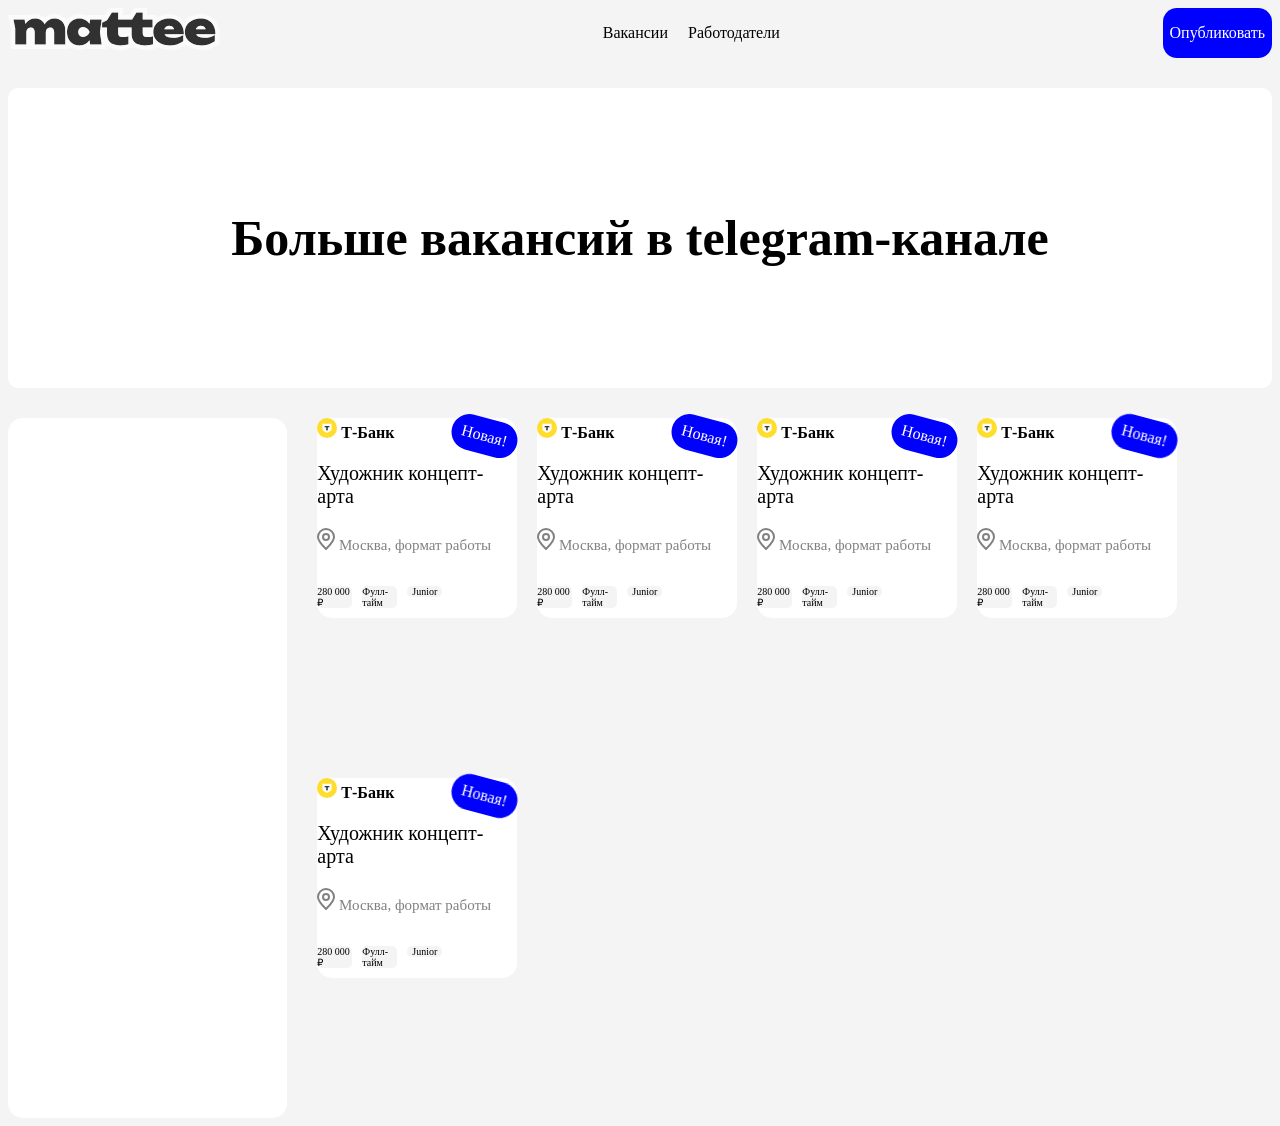
<file: Index.html>
<!DOCTYPE html>
<html lang="en">
<head>
    <meta charset="UTF-8">
    <meta name="viewport" content="width=device-width, initial-scale=1.0">
    <title>Document</title>
    <link rel="stylesheet" href="reset.css">
    <link rel="stylesheet" href="style.css">
</head>
<body>
    <nav>
        <div>
            <svg width="212" height="42" viewBox="0 0 212 42" fill="none" xmlns="http://www.w3.org/2000/svg">
            <foreignObject x="-2.01874" y="-2.01874" width="215.998" height="45.929"><div xmlns="http://www.w3.org/1999/xhtml" style="backdrop-filter:blur(1.01px);clip-path:url(#bgblur_0_880_1226_clip_path);height:100%;width:100%"></div></foreignObject><g data-figma-bg-blur-radius="2.01874">
            <mask id="path-1-outside-1_880_1226" maskUnits="userSpaceOnUse" x="-0.540527" y="-0.49871" width="213" height="43" fill="black">
            <rect fill="white" x="-0.540527" y="-0.49871" width="213" height="43"/>
            <path fill-rule="evenodd" clip-rule="evenodd" d="M123.583 19.4985H120.031H118.628H110.165V24.2784C110.165 26.0617 110.472 27.3187 111.086 28.0496C111.7 28.7512 112.957 29.102 114.857 29.102C116.026 29.102 117.064 29.029 117.97 28.8828C118.906 28.7074 119.739 28.5027 120.47 28.2689V36.2937C119.476 36.5861 118.248 36.8345 116.786 37.0392C115.354 37.2731 113.848 37.39 112.27 37.39C109.288 37.39 106.818 36.9515 104.859 36.0745C102.9 35.1682 101.438 33.8673 100.474 32.1717C99.5089 30.4761 99.0266 28.4589 99.0266 26.1201V19.4985H94.0713V14.7187L99.0266 12.2192L103.894 4.50129H110.165V11.386H118.628H120.031H124.113L128.451 4.50129H134.722V11.386H144.588V19.4985H134.722V24.2784C134.722 26.0617 135.029 27.3187 135.643 28.0496C136.257 28.7512 137.514 29.102 139.414 29.102C140.583 29.102 141.621 29.029 142.527 28.8828C143.463 28.7074 144.296 28.5027 145.027 28.2689V36.2937C144.033 36.5861 142.805 36.8345 141.343 37.0392C139.911 37.2731 138.405 37.39 136.827 37.39C133.845 37.39 131.374 36.9515 129.416 36.0745C127.457 35.1682 125.995 33.8673 125.031 32.1717C124.066 30.4761 123.583 28.4589 123.583 26.1201V19.4985ZM193.252 37.3902C190.123 37.3902 187.317 36.8347 184.832 35.7238C182.376 34.5837 180.432 33.005 179 30.9879C177.567 28.9415 176.851 26.5735 176.851 23.8839C176.851 21.2236 177.538 18.8994 178.912 16.9115C180.315 14.9236 182.216 13.3741 184.613 12.2632C187.01 11.1523 189.7 10.5969 192.681 10.5969C195.81 10.5969 198.47 11.24 200.662 12.5263C202.855 13.8126 204.536 15.6398 205.705 18.0078C206.875 20.3465 207.459 23.1238 207.459 26.3396H188.224C188.323 26.5532 188.435 26.7579 188.559 26.9535C189.203 27.889 190.167 28.6053 191.454 29.1022C192.74 29.5992 194.362 29.8477 196.321 29.8477C198.221 29.8477 200.063 29.6138 201.846 29.1461C203.659 28.6491 205.325 27.9475 206.846 27.0412V33.3558C204.975 34.6714 202.84 35.68 200.443 36.3816C198.075 37.054 195.678 37.3902 193.252 37.3902ZM187.946 21.2089C188.02 20.9668 188.107 20.7329 188.209 20.5073C188.618 19.6303 189.203 18.9433 189.963 18.4463C190.752 17.9493 191.702 17.7008 192.813 17.7008C193.807 17.7008 194.655 17.9055 195.356 18.3147C196.087 18.6948 196.672 19.2649 197.111 20.025C197.314 20.3785 197.487 20.7732 197.628 21.2089H187.946ZM82.1184 36.6009L81.497 32.2509C80.4725 33.6847 79.218 34.8424 77.7333 35.7239C75.8915 36.8348 73.772 37.3903 71.3748 37.3903C68.9191 37.3903 66.7558 36.8348 64.8848 35.7239C63.043 34.613 61.5959 33.049 60.5434 31.0318C59.5202 29.0146 59.0086 26.6759 59.0086 24.0155C59.0086 21.326 59.5202 18.9726 60.5434 16.9554C61.5959 14.9382 63.043 13.3742 64.8848 12.2633C66.7558 11.1524 68.9191 10.5969 71.3748 10.5969C73.772 10.5969 75.8915 11.1524 77.7333 12.2633C79.2102 13.1171 80.4686 14.2625 81.5083 15.6993L82.1184 11.3863H93.6953L91.9412 23.9717L93.6953 36.6009H82.1184ZM70.2346 24.0155C70.2346 24.9803 70.4247 25.8427 70.8047 26.6028C71.214 27.3336 71.7695 27.9183 72.4711 28.3568C73.2019 28.7953 74.0351 29.0146 74.9706 29.0146C75.9354 29.0146 76.8709 28.7953 77.7771 28.3568C78.6834 27.9183 79.4727 27.3336 80.1451 26.6028C80.8467 25.8427 81.3291 24.9803 81.5922 24.0155C81.3291 23.0508 80.8467 22.1884 80.1451 21.4283C79.4727 20.6682 78.6834 20.0689 77.7771 19.6304C76.8709 19.1918 75.9354 18.9726 74.9706 18.9726C74.0351 18.9726 73.2019 19.1918 72.4711 19.6304C71.7695 20.0689 71.214 20.6682 70.8047 21.4283C70.4247 22.1884 70.2346 23.0508 70.2346 24.0155ZM153.258 35.7232C155.743 36.8341 158.55 37.3896 161.678 37.3896C164.104 37.3896 166.501 37.0534 168.869 36.381C171.267 35.6793 173.401 34.6708 175.272 33.3552V27.0406C173.751 27.9469 172.085 28.6485 170.273 29.1455C168.489 29.6132 166.648 29.8471 164.747 29.8471C162.789 29.8471 161.166 29.5986 159.88 29.1016C158.593 28.6046 157.629 27.8884 156.986 26.9529C156.861 26.7573 156.749 26.5526 156.65 26.339H175.886C175.886 23.1232 175.301 20.3459 174.132 18.0072C172.962 15.6392 171.281 13.812 169.089 12.5257C166.896 11.2394 164.236 10.5962 161.108 10.5962C158.126 10.5962 155.436 11.1517 153.039 12.2626C150.642 13.3735 148.741 14.9229 147.338 16.9109C145.964 18.8988 145.277 21.2229 145.277 23.8833C145.277 26.5728 145.993 28.9408 147.426 30.9872C148.858 33.0044 150.802 34.5831 153.258 35.7232ZM156.635 20.5067C156.534 20.7323 156.446 20.9662 156.372 21.2083H166.054C165.913 20.7725 165.741 20.3779 165.537 20.0243C165.098 19.2642 164.513 18.6942 163.783 18.3141C163.081 17.9048 162.233 17.7002 161.239 17.7002C160.128 17.7002 159.178 17.9487 158.389 18.4457C157.629 18.9427 157.044 19.6297 156.635 20.5067ZM36.6099 16.4222C36.6763 16.3056 36.7442 16.1909 36.8134 16.078C37.9243 14.2362 39.2837 12.8622 40.8916 11.956C42.4995 11.0497 44.2243 10.5966 46.0661 10.5966C48.434 10.5966 50.4512 11.0935 52.1176 12.0875C53.8132 13.0523 55.0995 14.4263 55.9765 16.2096C56.8535 17.9636 57.2921 20.0247 57.2921 22.3926V36.6006H46.1538V23.9713C46.1538 22.5681 45.8029 21.4864 45.1013 20.7263C44.4289 19.9662 43.4496 19.5861 42.1633 19.5861C41.257 19.5861 40.4677 19.7908 39.7953 20.2001C39.1521 20.5801 38.6551 21.1502 38.3043 21.9103C37.9827 22.6411 37.822 23.5328 37.822 24.5852V36.6006H26.6836V23.9713C26.6836 22.5681 26.3328 21.4864 25.6312 20.7263C24.9588 19.9662 23.9795 19.5861 22.6932 19.5861C21.7869 19.5861 20.9976 19.7908 20.3252 20.2001C19.682 20.5801 19.185 21.1502 18.8342 21.9103C18.5126 22.6411 18.3518 23.5328 18.3518 24.5852V36.6006H7.21354V20.4193L5.45947 11.3859H16.5978L17.3596 16.0517C18.4965 14.2232 19.8651 12.8579 21.4653 11.956C23.0732 11.0497 24.798 10.5966 26.6398 10.5966C29.0078 10.5966 31.025 11.0935 32.6913 12.0875C34.3577 13.0523 35.6294 14.4263 36.5064 16.2096C36.5416 16.2799 36.5761 16.3508 36.6099 16.4222Z"/>
            </mask>
            <path fill-rule="evenodd" clip-rule="evenodd" d="M123.583 19.4985H120.031H118.628H110.165V24.2784C110.165 26.0617 110.472 27.3187 111.086 28.0496C111.7 28.7512 112.957 29.102 114.857 29.102C116.026 29.102 117.064 29.029 117.97 28.8828C118.906 28.7074 119.739 28.5027 120.47 28.2689V36.2937C119.476 36.5861 118.248 36.8345 116.786 37.0392C115.354 37.2731 113.848 37.39 112.27 37.39C109.288 37.39 106.818 36.9515 104.859 36.0745C102.9 35.1682 101.438 33.8673 100.474 32.1717C99.5089 30.4761 99.0266 28.4589 99.0266 26.1201V19.4985H94.0713V14.7187L99.0266 12.2192L103.894 4.50129H110.165V11.386H118.628H120.031H124.113L128.451 4.50129H134.722V11.386H144.588V19.4985H134.722V24.2784C134.722 26.0617 135.029 27.3187 135.643 28.0496C136.257 28.7512 137.514 29.102 139.414 29.102C140.583 29.102 141.621 29.029 142.527 28.8828C143.463 28.7074 144.296 28.5027 145.027 28.2689V36.2937C144.033 36.5861 142.805 36.8345 141.343 37.0392C139.911 37.2731 138.405 37.39 136.827 37.39C133.845 37.39 131.374 36.9515 129.416 36.0745C127.457 35.1682 125.995 33.8673 125.031 32.1717C124.066 30.4761 123.583 28.4589 123.583 26.1201V19.4985ZM193.252 37.3902C190.123 37.3902 187.317 36.8347 184.832 35.7238C182.376 34.5837 180.432 33.005 179 30.9879C177.567 28.9415 176.851 26.5735 176.851 23.8839C176.851 21.2236 177.538 18.8994 178.912 16.9115C180.315 14.9236 182.216 13.3741 184.613 12.2632C187.01 11.1523 189.7 10.5969 192.681 10.5969C195.81 10.5969 198.47 11.24 200.662 12.5263C202.855 13.8126 204.536 15.6398 205.705 18.0078C206.875 20.3465 207.459 23.1238 207.459 26.3396H188.224C188.323 26.5532 188.435 26.7579 188.559 26.9535C189.203 27.889 190.167 28.6053 191.454 29.1022C192.74 29.5992 194.362 29.8477 196.321 29.8477C198.221 29.8477 200.063 29.6138 201.846 29.1461C203.659 28.6491 205.325 27.9475 206.846 27.0412V33.3558C204.975 34.6714 202.84 35.68 200.443 36.3816C198.075 37.054 195.678 37.3902 193.252 37.3902ZM187.946 21.2089C188.02 20.9668 188.107 20.7329 188.209 20.5073C188.618 19.6303 189.203 18.9433 189.963 18.4463C190.752 17.9493 191.702 17.7008 192.813 17.7008C193.807 17.7008 194.655 17.9055 195.356 18.3147C196.087 18.6948 196.672 19.2649 197.111 20.025C197.314 20.3785 197.487 20.7732 197.628 21.2089H187.946ZM82.1184 36.6009L81.497 32.2509C80.4725 33.6847 79.218 34.8424 77.7333 35.7239C75.8915 36.8348 73.772 37.3903 71.3748 37.3903C68.9191 37.3903 66.7558 36.8348 64.8848 35.7239C63.043 34.613 61.5959 33.049 60.5434 31.0318C59.5202 29.0146 59.0086 26.6759 59.0086 24.0155C59.0086 21.326 59.5202 18.9726 60.5434 16.9554C61.5959 14.9382 63.043 13.3742 64.8848 12.2633C66.7558 11.1524 68.9191 10.5969 71.3748 10.5969C73.772 10.5969 75.8915 11.1524 77.7333 12.2633C79.2102 13.1171 80.4686 14.2625 81.5083 15.6993L82.1184 11.3863H93.6953L91.9412 23.9717L93.6953 36.6009H82.1184ZM70.2346 24.0155C70.2346 24.9803 70.4247 25.8427 70.8047 26.6028C71.214 27.3336 71.7695 27.9183 72.4711 28.3568C73.2019 28.7953 74.0351 29.0146 74.9706 29.0146C75.9354 29.0146 76.8709 28.7953 77.7771 28.3568C78.6834 27.9183 79.4727 27.3336 80.1451 26.6028C80.8467 25.8427 81.3291 24.9803 81.5922 24.0155C81.3291 23.0508 80.8467 22.1884 80.1451 21.4283C79.4727 20.6682 78.6834 20.0689 77.7771 19.6304C76.8709 19.1918 75.9354 18.9726 74.9706 18.9726C74.0351 18.9726 73.2019 19.1918 72.4711 19.6304C71.7695 20.0689 71.214 20.6682 70.8047 21.4283C70.4247 22.1884 70.2346 23.0508 70.2346 24.0155ZM153.258 35.7232C155.743 36.8341 158.55 37.3896 161.678 37.3896C164.104 37.3896 166.501 37.0534 168.869 36.381C171.267 35.6793 173.401 34.6708 175.272 33.3552V27.0406C173.751 27.9469 172.085 28.6485 170.273 29.1455C168.489 29.6132 166.648 29.8471 164.747 29.8471C162.789 29.8471 161.166 29.5986 159.88 29.1016C158.593 28.6046 157.629 27.8884 156.986 26.9529C156.861 26.7573 156.749 26.5526 156.65 26.339H175.886C175.886 23.1232 175.301 20.3459 174.132 18.0072C172.962 15.6392 171.281 13.812 169.089 12.5257C166.896 11.2394 164.236 10.5962 161.108 10.5962C158.126 10.5962 155.436 11.1517 153.039 12.2626C150.642 13.3735 148.741 14.9229 147.338 16.9109C145.964 18.8988 145.277 21.2229 145.277 23.8833C145.277 26.5728 145.993 28.9408 147.426 30.9872C148.858 33.0044 150.802 34.5831 153.258 35.7232ZM156.635 20.5067C156.534 20.7323 156.446 20.9662 156.372 21.2083H166.054C165.913 20.7725 165.741 20.3779 165.537 20.0243C165.098 19.2642 164.513 18.6942 163.783 18.3141C163.081 17.9048 162.233 17.7002 161.239 17.7002C160.128 17.7002 159.178 17.9487 158.389 18.4457C157.629 18.9427 157.044 19.6297 156.635 20.5067ZM36.6099 16.4222C36.6763 16.3056 36.7442 16.1909 36.8134 16.078C37.9243 14.2362 39.2837 12.8622 40.8916 11.956C42.4995 11.0497 44.2243 10.5966 46.0661 10.5966C48.434 10.5966 50.4512 11.0935 52.1176 12.0875C53.8132 13.0523 55.0995 14.4263 55.9765 16.2096C56.8535 17.9636 57.2921 20.0247 57.2921 22.3926V36.6006H46.1538V23.9713C46.1538 22.5681 45.8029 21.4864 45.1013 20.7263C44.4289 19.9662 43.4496 19.5861 42.1633 19.5861C41.257 19.5861 40.4677 19.7908 39.7953 20.2001C39.1521 20.5801 38.6551 21.1502 38.3043 21.9103C37.9827 22.6411 37.822 23.5328 37.822 24.5852V36.6006H26.6836V23.9713C26.6836 22.5681 26.3328 21.4864 25.6312 20.7263C24.9588 19.9662 23.9795 19.5861 22.6932 19.5861C21.7869 19.5861 20.9976 19.7908 20.3252 20.2001C19.682 20.5801 19.185 21.1502 18.8342 21.9103C18.5126 22.6411 18.3518 23.5328 18.3518 24.5852V36.6006H7.21354V20.4193L5.45947 11.3859H16.5978L17.3596 16.0517C18.4965 14.2232 19.8651 12.8579 21.4653 11.956C23.0732 11.0497 24.798 10.5966 26.6398 10.5966C29.0078 10.5966 31.025 11.0935 32.6913 12.0875C34.3577 13.0523 35.6294 14.4263 36.5064 16.2096C36.5416 16.2799 36.5761 16.3508 36.6099 16.4222Z" fill="black" fill-opacity="0.8"/>
            <path fill-rule="evenodd" clip-rule="evenodd" d="M123.583 19.4985H120.031H118.628H110.165V24.2784C110.165 26.0617 110.472 27.3187 111.086 28.0496C111.7 28.7512 112.957 29.102 114.857 29.102C116.026 29.102 117.064 29.029 117.97 28.8828C118.906 28.7074 119.739 28.5027 120.47 28.2689V36.2937C119.476 36.5861 118.248 36.8345 116.786 37.0392C115.354 37.2731 113.848 37.39 112.27 37.39C109.288 37.39 106.818 36.9515 104.859 36.0745C102.9 35.1682 101.438 33.8673 100.474 32.1717C99.5089 30.4761 99.0266 28.4589 99.0266 26.1201V19.4985H94.0713V14.7187L99.0266 12.2192L103.894 4.50129H110.165V11.386H118.628H120.031H124.113L128.451 4.50129H134.722V11.386H144.588V19.4985H134.722V24.2784C134.722 26.0617 135.029 27.3187 135.643 28.0496C136.257 28.7512 137.514 29.102 139.414 29.102C140.583 29.102 141.621 29.029 142.527 28.8828C143.463 28.7074 144.296 28.5027 145.027 28.2689V36.2937C144.033 36.5861 142.805 36.8345 141.343 37.0392C139.911 37.2731 138.405 37.39 136.827 37.39C133.845 37.39 131.374 36.9515 129.416 36.0745C127.457 35.1682 125.995 33.8673 125.031 32.1717C124.066 30.4761 123.583 28.4589 123.583 26.1201V19.4985ZM193.252 37.3902C190.123 37.3902 187.317 36.8347 184.832 35.7238C182.376 34.5837 180.432 33.005 179 30.9879C177.567 28.9415 176.851 26.5735 176.851 23.8839C176.851 21.2236 177.538 18.8994 178.912 16.9115C180.315 14.9236 182.216 13.3741 184.613 12.2632C187.01 11.1523 189.7 10.5969 192.681 10.5969C195.81 10.5969 198.47 11.24 200.662 12.5263C202.855 13.8126 204.536 15.6398 205.705 18.0078C206.875 20.3465 207.459 23.1238 207.459 26.3396H188.224C188.323 26.5532 188.435 26.7579 188.559 26.9535C189.203 27.889 190.167 28.6053 191.454 29.1022C192.74 29.5992 194.362 29.8477 196.321 29.8477C198.221 29.8477 200.063 29.6138 201.846 29.1461C203.659 28.6491 205.325 27.9475 206.846 27.0412V33.3558C204.975 34.6714 202.84 35.68 200.443 36.3816C198.075 37.054 195.678 37.3902 193.252 37.3902ZM187.946 21.2089C188.02 20.9668 188.107 20.7329 188.209 20.5073C188.618 19.6303 189.203 18.9433 189.963 18.4463C190.752 17.9493 191.702 17.7008 192.813 17.7008C193.807 17.7008 194.655 17.9055 195.356 18.3147C196.087 18.6948 196.672 19.2649 197.111 20.025C197.314 20.3785 197.487 20.7732 197.628 21.2089H187.946ZM82.1184 36.6009L81.497 32.2509C80.4725 33.6847 79.218 34.8424 77.7333 35.7239C75.8915 36.8348 73.772 37.3903 71.3748 37.3903C68.9191 37.3903 66.7558 36.8348 64.8848 35.7239C63.043 34.613 61.5959 33.049 60.5434 31.0318C59.5202 29.0146 59.0086 26.6759 59.0086 24.0155C59.0086 21.326 59.5202 18.9726 60.5434 16.9554C61.5959 14.9382 63.043 13.3742 64.8848 12.2633C66.7558 11.1524 68.9191 10.5969 71.3748 10.5969C73.772 10.5969 75.8915 11.1524 77.7333 12.2633C79.2102 13.1171 80.4686 14.2625 81.5083 15.6993L82.1184 11.3863H93.6953L91.9412 23.9717L93.6953 36.6009H82.1184ZM70.2346 24.0155C70.2346 24.9803 70.4247 25.8427 70.8047 26.6028C71.214 27.3336 71.7695 27.9183 72.4711 28.3568C73.2019 28.7953 74.0351 29.0146 74.9706 29.0146C75.9354 29.0146 76.8709 28.7953 77.7771 28.3568C78.6834 27.9183 79.4727 27.3336 80.1451 26.6028C80.8467 25.8427 81.3291 24.9803 81.5922 24.0155C81.3291 23.0508 80.8467 22.1884 80.1451 21.4283C79.4727 20.6682 78.6834 20.0689 77.7771 19.6304C76.8709 19.1918 75.9354 18.9726 74.9706 18.9726C74.0351 18.9726 73.2019 19.1918 72.4711 19.6304C71.7695 20.0689 71.214 20.6682 70.8047 21.4283C70.4247 22.1884 70.2346 23.0508 70.2346 24.0155ZM153.258 35.7232C155.743 36.8341 158.55 37.3896 161.678 37.3896C164.104 37.3896 166.501 37.0534 168.869 36.381C171.267 35.6793 173.401 34.6708 175.272 33.3552V27.0406C173.751 27.9469 172.085 28.6485 170.273 29.1455C168.489 29.6132 166.648 29.8471 164.747 29.8471C162.789 29.8471 161.166 29.5986 159.88 29.1016C158.593 28.6046 157.629 27.8884 156.986 26.9529C156.861 26.7573 156.749 26.5526 156.65 26.339H175.886C175.886 23.1232 175.301 20.3459 174.132 18.0072C172.962 15.6392 171.281 13.812 169.089 12.5257C166.896 11.2394 164.236 10.5962 161.108 10.5962C158.126 10.5962 155.436 11.1517 153.039 12.2626C150.642 13.3735 148.741 14.9229 147.338 16.9109C145.964 18.8988 145.277 21.2229 145.277 23.8833C145.277 26.5728 145.993 28.9408 147.426 30.9872C148.858 33.0044 150.802 34.5831 153.258 35.7232ZM156.635 20.5067C156.534 20.7323 156.446 20.9662 156.372 21.2083H166.054C165.913 20.7725 165.741 20.3779 165.537 20.0243C165.098 19.2642 164.513 18.6942 163.783 18.3141C163.081 17.9048 162.233 17.7002 161.239 17.7002C160.128 17.7002 159.178 17.9487 158.389 18.4457C157.629 18.9427 157.044 19.6297 156.635 20.5067ZM36.6099 16.4222C36.6763 16.3056 36.7442 16.1909 36.8134 16.078C37.9243 14.2362 39.2837 12.8622 40.8916 11.956C42.4995 11.0497 44.2243 10.5966 46.0661 10.5966C48.434 10.5966 50.4512 11.0935 52.1176 12.0875C53.8132 13.0523 55.0995 14.4263 55.9765 16.2096C56.8535 17.9636 57.2921 20.0247 57.2921 22.3926V36.6006H46.1538V23.9713C46.1538 22.5681 45.8029 21.4864 45.1013 20.7263C44.4289 19.9662 43.4496 19.5861 42.1633 19.5861C41.257 19.5861 40.4677 19.7908 39.7953 20.2001C39.1521 20.5801 38.6551 21.1502 38.3043 21.9103C37.9827 22.6411 37.822 23.5328 37.822 24.5852V36.6006H26.6836V23.9713C26.6836 22.5681 26.3328 21.4864 25.6312 20.7263C24.9588 19.9662 23.9795 19.5861 22.6932 19.5861C21.7869 19.5861 20.9976 19.7908 20.3252 20.2001C19.682 20.5801 19.185 21.1502 18.8342 21.9103C18.5126 22.6411 18.3518 23.5328 18.3518 24.5852V36.6006H7.21354V20.4193L5.45947 11.3859H16.5978L17.3596 16.0517C18.4965 14.2232 19.8651 12.8579 21.4653 11.956C23.0732 11.0497 24.798 10.5966 26.6398 10.5966C29.0078 10.5966 31.025 11.0935 32.6913 12.0875C34.3577 13.0523 35.6294 14.4263 36.5064 16.2096C36.5416 16.2799 36.5761 16.3508 36.6099 16.4222Z" stroke="white" stroke-opacity="0.6" stroke-width="9.00257" mask="url(#path-1-outside-1_880_1226)"/>
            </g>
            <defs>
            <clipPath id="bgblur_0_880_1226_clip_path" transform="translate(2.01874 2.01874)"><path fill-rule="evenodd" clip-rule="evenodd" d="M123.583 19.4985H120.031H118.628H110.165V24.2784C110.165 26.0617 110.472 27.3187 111.086 28.0496C111.7 28.7512 112.957 29.102 114.857 29.102C116.026 29.102 117.064 29.029 117.97 28.8828C118.906 28.7074 119.739 28.5027 120.47 28.2689V36.2937C119.476 36.5861 118.248 36.8345 116.786 37.0392C115.354 37.2731 113.848 37.39 112.27 37.39C109.288 37.39 106.818 36.9515 104.859 36.0745C102.9 35.1682 101.438 33.8673 100.474 32.1717C99.5089 30.4761 99.0266 28.4589 99.0266 26.1201V19.4985H94.0713V14.7187L99.0266 12.2192L103.894 4.50129H110.165V11.386H118.628H120.031H124.113L128.451 4.50129H134.722V11.386H144.588V19.4985H134.722V24.2784C134.722 26.0617 135.029 27.3187 135.643 28.0496C136.257 28.7512 137.514 29.102 139.414 29.102C140.583 29.102 141.621 29.029 142.527 28.8828C143.463 28.7074 144.296 28.5027 145.027 28.2689V36.2937C144.033 36.5861 142.805 36.8345 141.343 37.0392C139.911 37.2731 138.405 37.39 136.827 37.39C133.845 37.39 131.374 36.9515 129.416 36.0745C127.457 35.1682 125.995 33.8673 125.031 32.1717C124.066 30.4761 123.583 28.4589 123.583 26.1201V19.4985ZM193.252 37.3902C190.123 37.3902 187.317 36.8347 184.832 35.7238C182.376 34.5837 180.432 33.005 179 30.9879C177.567 28.9415 176.851 26.5735 176.851 23.8839C176.851 21.2236 177.538 18.8994 178.912 16.9115C180.315 14.9236 182.216 13.3741 184.613 12.2632C187.01 11.1523 189.7 10.5969 192.681 10.5969C195.81 10.5969 198.47 11.24 200.662 12.5263C202.855 13.8126 204.536 15.6398 205.705 18.0078C206.875 20.3465 207.459 23.1238 207.459 26.3396H188.224C188.323 26.5532 188.435 26.7579 188.559 26.9535C189.203 27.889 190.167 28.6053 191.454 29.1022C192.74 29.5992 194.362 29.8477 196.321 29.8477C198.221 29.8477 200.063 29.6138 201.846 29.1461C203.659 28.6491 205.325 27.9475 206.846 27.0412V33.3558C204.975 34.6714 202.84 35.68 200.443 36.3816C198.075 37.054 195.678 37.3902 193.252 37.3902ZM187.946 21.2089C188.02 20.9668 188.107 20.7329 188.209 20.5073C188.618 19.6303 189.203 18.9433 189.963 18.4463C190.752 17.9493 191.702 17.7008 192.813 17.7008C193.807 17.7008 194.655 17.9055 195.356 18.3147C196.087 18.6948 196.672 19.2649 197.111 20.025C197.314 20.3785 197.487 20.7732 197.628 21.2089H187.946ZM82.1184 36.6009L81.497 32.2509C80.4725 33.6847 79.218 34.8424 77.7333 35.7239C75.8915 36.8348 73.772 37.3903 71.3748 37.3903C68.9191 37.3903 66.7558 36.8348 64.8848 35.7239C63.043 34.613 61.5959 33.049 60.5434 31.0318C59.5202 29.0146 59.0086 26.6759 59.0086 24.0155C59.0086 21.326 59.5202 18.9726 60.5434 16.9554C61.5959 14.9382 63.043 13.3742 64.8848 12.2633C66.7558 11.1524 68.9191 10.5969 71.3748 10.5969C73.772 10.5969 75.8915 11.1524 77.7333 12.2633C79.2102 13.1171 80.4686 14.2625 81.5083 15.6993L82.1184 11.3863H93.6953L91.9412 23.9717L93.6953 36.6009H82.1184ZM70.2346 24.0155C70.2346 24.9803 70.4247 25.8427 70.8047 26.6028C71.214 27.3336 71.7695 27.9183 72.4711 28.3568C73.2019 28.7953 74.0351 29.0146 74.9706 29.0146C75.9354 29.0146 76.8709 28.7953 77.7771 28.3568C78.6834 27.9183 79.4727 27.3336 80.1451 26.6028C80.8467 25.8427 81.3291 24.9803 81.5922 24.0155C81.3291 23.0508 80.8467 22.1884 80.1451 21.4283C79.4727 20.6682 78.6834 20.0689 77.7771 19.6304C76.8709 19.1918 75.9354 18.9726 74.9706 18.9726C74.0351 18.9726 73.2019 19.1918 72.4711 19.6304C71.7695 20.0689 71.214 20.6682 70.8047 21.4283C70.4247 22.1884 70.2346 23.0508 70.2346 24.0155ZM153.258 35.7232C155.743 36.8341 158.55 37.3896 161.678 37.3896C164.104 37.3896 166.501 37.0534 168.869 36.381C171.267 35.6793 173.401 34.6708 175.272 33.3552V27.0406C173.751 27.9469 172.085 28.6485 170.273 29.1455C168.489 29.6132 166.648 29.8471 164.747 29.8471C162.789 29.8471 161.166 29.5986 159.88 29.1016C158.593 28.6046 157.629 27.8884 156.986 26.9529C156.861 26.7573 156.749 26.5526 156.65 26.339H175.886C175.886 23.1232 175.301 20.3459 174.132 18.0072C172.962 15.6392 171.281 13.812 169.089 12.5257C166.896 11.2394 164.236 10.5962 161.108 10.5962C158.126 10.5962 155.436 11.1517 153.039 12.2626C150.642 13.3735 148.741 14.9229 147.338 16.9109C145.964 18.8988 145.277 21.2229 145.277 23.8833C145.277 26.5728 145.993 28.9408 147.426 30.9872C148.858 33.0044 150.802 34.5831 153.258 35.7232ZM156.635 20.5067C156.534 20.7323 156.446 20.9662 156.372 21.2083H166.054C165.913 20.7725 165.741 20.3779 165.537 20.0243C165.098 19.2642 164.513 18.6942 163.783 18.3141C163.081 17.9048 162.233 17.7002 161.239 17.7002C160.128 17.7002 159.178 17.9487 158.389 18.4457C157.629 18.9427 157.044 19.6297 156.635 20.5067ZM36.6099 16.4222C36.6763 16.3056 36.7442 16.1909 36.8134 16.078C37.9243 14.2362 39.2837 12.8622 40.8916 11.956C42.4995 11.0497 44.2243 10.5966 46.0661 10.5966C48.434 10.5966 50.4512 11.0935 52.1176 12.0875C53.8132 13.0523 55.0995 14.4263 55.9765 16.2096C56.8535 17.9636 57.2921 20.0247 57.2921 22.3926V36.6006H46.1538V23.9713C46.1538 22.5681 45.8029 21.4864 45.1013 20.7263C44.4289 19.9662 43.4496 19.5861 42.1633 19.5861C41.257 19.5861 40.4677 19.7908 39.7953 20.2001C39.1521 20.5801 38.6551 21.1502 38.3043 21.9103C37.9827 22.6411 37.822 23.5328 37.822 24.5852V36.6006H26.6836V23.9713C26.6836 22.5681 26.3328 21.4864 25.6312 20.7263C24.9588 19.9662 23.9795 19.5861 22.6932 19.5861C21.7869 19.5861 20.9976 19.7908 20.3252 20.2001C19.682 20.5801 19.185 21.1502 18.8342 21.9103C18.5126 22.6411 18.3518 23.5328 18.3518 24.5852V36.6006H7.21354V20.4193L5.45947 11.3859H16.5978L17.3596 16.0517C18.4965 14.2232 19.8651 12.8579 21.4653 11.956C23.0732 11.0497 24.798 10.5966 26.6398 10.5966C29.0078 10.5966 31.025 11.0935 32.6913 12.0875C34.3577 13.0523 35.6294 14.4263 36.5064 16.2096C36.5416 16.2799 36.5761 16.3508 36.6099 16.4222Z"/>
            </clipPath></defs>
            </svg>
        </div>
        <div class="center-navig">
            <p>Вакансии</p>
            <p>Работодатели</p>
        </div>
        <div class="right-nav-button">
            Опубликовать
        </div>
    </nav>

    <div class="title-center">
        <div class="title-text-box"><p class="title-text">Больше вакансий в telegram-канале</p></div>
    </div>
    <div class="main">
        <div class="left-box"></div>
        <div class="right-boxes">
            <div class="Vacancy">
                <div class="vacancy-main">
                    <div class="top">
                        <svg width="20" height="20" viewBox="0 0 20 20" fill="none" xmlns="http://www.w3.org/2000/svg">
                <g clip-path="url(#clip0_1082_222)">
                <rect width="20" height="20" fill="#FFDD2D"/>
                <path d="M5.38452 5.76923H14.6153V10.4109C14.6153 11.6029 13.9727 12.7002 12.9289 13.2962L9.99991 15L7.07446 13.2962C6.03068 12.7037 5.38807 11.6029 5.38807 10.4109V5.76923H5.38452Z" fill="white"/>
                <path fill-rule="evenodd" clip-rule="evenodd" d="M7.69221 8.07692V9.65331C7.91163 9.41167 8.30426 9.24675 8.75079 9.24675H9.23966V11.0801C9.23966 11.5672 9.10878 11.9968 8.90861 12.2308H11.0874C10.8872 11.993 10.7679 11.5672 10.7679 11.0801V9.24675H11.2452C11.6955 9.24675 12.092 9.41167 12.3076 9.65331V8.07692H7.69221Z" fill="#333333"/>
                </g>
                <defs>
                <clipPath id="clip0_1082_222">
                <rect width="20" height="20" rx="10" fill="white"/>
                </clipPath>
                </defs>
                </svg>
                <b>Т-Банк</b>
                <p>
                
                </p>
                <p class="box-title">Художник концепт-арта</p>
                <p class="under-title"><svg width="18" height="22" viewBox="0 0 18 22" fill="none" xmlns="http://www.w3.org/2000/svg">
                <path d="M9 12C10.6569 12 12 10.6569 12 9C12 7.34315 10.6569 6 9 6C7.34315 6 6 7.34315 6 9C6 10.6569 7.34315 12 9 12Z" stroke="#818181" stroke-width="2" stroke-linecap="round" stroke-linejoin="round"/>
                <path d="M9 21C13 17 17 13.4183 17 9C17 4.58172 13.4183 1 9 1C4.58172 1 1 4.58172 1 9C1 13.4183 5 17 9 21Z" stroke="#818181" stroke-width="2" stroke-linecap="round" stroke-linejoin="round"/>
                </svg>
                Москва, формат работы
                </p>
                    </div>
                    <div class="bottom">
                        <p class="bottom-text">280 000 ₽</p>
                        <p class="bottom-text">Фулл-тайм</p>
                        <p class="bottom-text">Junior</p>
                    </div>
                </div>
                <span class="new">Новая!</span>
            </div>
            <div class="Vacancy">
                <div class="vacancy-main">
                    <div class="top">
                        <svg width="20" height="20" viewBox="0 0 20 20" fill="none" xmlns="http://www.w3.org/2000/svg">
                <g clip-path="url(#clip0_1082_222)">
                <rect width="20" height="20" fill="#FFDD2D"/>
                <path d="M5.38452 5.76923H14.6153V10.4109C14.6153 11.6029 13.9727 12.7002 12.9289 13.2962L9.99991 15L7.07446 13.2962C6.03068 12.7037 5.38807 11.6029 5.38807 10.4109V5.76923H5.38452Z" fill="white"/>
                <path fill-rule="evenodd" clip-rule="evenodd" d="M7.69221 8.07692V9.65331C7.91163 9.41167 8.30426 9.24675 8.75079 9.24675H9.23966V11.0801C9.23966 11.5672 9.10878 11.9968 8.90861 12.2308H11.0874C10.8872 11.993 10.7679 11.5672 10.7679 11.0801V9.24675H11.2452C11.6955 9.24675 12.092 9.41167 12.3076 9.65331V8.07692H7.69221Z" fill="#333333"/>
                </g>
                <defs>
                <clipPath id="clip0_1082_222">
                <rect width="20" height="20" rx="10" fill="white"/>
                </clipPath>
                </defs>
                </svg>
                <b>Т-Банк</b>
                <p>
                
                </p>
                <p class="box-title">Художник концепт-арта</p>
                <p class="under-title"><svg width="18" height="22" viewBox="0 0 18 22" fill="none" xmlns="http://www.w3.org/2000/svg">
                <path d="M9 12C10.6569 12 12 10.6569 12 9C12 7.34315 10.6569 6 9 6C7.34315 6 6 7.34315 6 9C6 10.6569 7.34315 12 9 12Z" stroke="#818181" stroke-width="2" stroke-linecap="round" stroke-linejoin="round"/>
                <path d="M9 21C13 17 17 13.4183 17 9C17 4.58172 13.4183 1 9 1C4.58172 1 1 4.58172 1 9C1 13.4183 5 17 9 21Z" stroke="#818181" stroke-width="2" stroke-linecap="round" stroke-linejoin="round"/>
                </svg>
                Москва, формат работы
                </p>
                    </div>
                    <div class="bottom">
                        <p class="bottom-text">280 000 ₽</p>
                        <p class="bottom-text">Фулл-тайм</p>
                        <p class="bottom-text">Junior</p>
                    </div>
                </div>
                <span class="new">Новая!</span>
            </div>
            <div class="Vacancy">
                <div class="vacancy-main">
                    <div class="top">
                        <svg width="20" height="20" viewBox="0 0 20 20" fill="none" xmlns="http://www.w3.org/2000/svg">
                <g clip-path="url(#clip0_1082_222)">
                <rect width="20" height="20" fill="#FFDD2D"/>
                <path d="M5.38452 5.76923H14.6153V10.4109C14.6153 11.6029 13.9727 12.7002 12.9289 13.2962L9.99991 15L7.07446 13.2962C6.03068 12.7037 5.38807 11.6029 5.38807 10.4109V5.76923H5.38452Z" fill="white"/>
                <path fill-rule="evenodd" clip-rule="evenodd" d="M7.69221 8.07692V9.65331C7.91163 9.41167 8.30426 9.24675 8.75079 9.24675H9.23966V11.0801C9.23966 11.5672 9.10878 11.9968 8.90861 12.2308H11.0874C10.8872 11.993 10.7679 11.5672 10.7679 11.0801V9.24675H11.2452C11.6955 9.24675 12.092 9.41167 12.3076 9.65331V8.07692H7.69221Z" fill="#333333"/>
                </g>
                <defs>
                <clipPath id="clip0_1082_222">
                <rect width="20" height="20" rx="10" fill="white"/>
                </clipPath>
                </defs>
                </svg>
                <b>Т-Банк</b>
                <p>
                
                </p>
                <p class="box-title">Художник концепт-арта</p>
                <p class="under-title"><svg width="18" height="22" viewBox="0 0 18 22" fill="none" xmlns="http://www.w3.org/2000/svg">
                <path d="M9 12C10.6569 12 12 10.6569 12 9C12 7.34315 10.6569 6 9 6C7.34315 6 6 7.34315 6 9C6 10.6569 7.34315 12 9 12Z" stroke="#818181" stroke-width="2" stroke-linecap="round" stroke-linejoin="round"/>
                <path d="M9 21C13 17 17 13.4183 17 9C17 4.58172 13.4183 1 9 1C4.58172 1 1 4.58172 1 9C1 13.4183 5 17 9 21Z" stroke="#818181" stroke-width="2" stroke-linecap="round" stroke-linejoin="round"/>
                </svg>
                Москва, формат работы
                </p>
                    </div>
                    <div class="bottom">
                        <p class="bottom-text">280 000 ₽</p>
                        <p class="bottom-text">Фулл-тайм</p>
                        <p class="bottom-text">Junior</p>
                    </div>
                </div>
                <span class="new">Новая!</span>
            </div>
            <div class="Vacancy">
                <div class="vacancy-main">
                    <div class="top">
                        <svg width="20" height="20" viewBox="0 0 20 20" fill="none" xmlns="http://www.w3.org/2000/svg">
                <g clip-path="url(#clip0_1082_222)">
                <rect width="20" height="20" fill="#FFDD2D"/>
                <path d="M5.38452 5.76923H14.6153V10.4109C14.6153 11.6029 13.9727 12.7002 12.9289 13.2962L9.99991 15L7.07446 13.2962C6.03068 12.7037 5.38807 11.6029 5.38807 10.4109V5.76923H5.38452Z" fill="white"/>
                <path fill-rule="evenodd" clip-rule="evenodd" d="M7.69221 8.07692V9.65331C7.91163 9.41167 8.30426 9.24675 8.75079 9.24675H9.23966V11.0801C9.23966 11.5672 9.10878 11.9968 8.90861 12.2308H11.0874C10.8872 11.993 10.7679 11.5672 10.7679 11.0801V9.24675H11.2452C11.6955 9.24675 12.092 9.41167 12.3076 9.65331V8.07692H7.69221Z" fill="#333333"/>
                </g>
                <defs>
                <clipPath id="clip0_1082_222">
                <rect width="20" height="20" rx="10" fill="white"/>
                </clipPath>
                </defs>
                </svg>
                <b>Т-Банк</b>
                <p>
                
                </p>
                <p class="box-title">Художник концепт-арта</p>
                <p class="under-title"><svg width="18" height="22" viewBox="0 0 18 22" fill="none" xmlns="http://www.w3.org/2000/svg">
                <path d="M9 12C10.6569 12 12 10.6569 12 9C12 7.34315 10.6569 6 9 6C7.34315 6 6 7.34315 6 9C6 10.6569 7.34315 12 9 12Z" stroke="#818181" stroke-width="2" stroke-linecap="round" stroke-linejoin="round"/>
                <path d="M9 21C13 17 17 13.4183 17 9C17 4.58172 13.4183 1 9 1C4.58172 1 1 4.58172 1 9C1 13.4183 5 17 9 21Z" stroke="#818181" stroke-width="2" stroke-linecap="round" stroke-linejoin="round"/>
                </svg>
                Москва, формат работы
                </p>
                    </div>
                    <div class="bottom">
                        <p class="bottom-text">280 000 ₽</p>
                        <p class="bottom-text">Фулл-тайм</p>
                        <p class="bottom-text">Junior</p>
                    </div>
                </div>
                <span class="new">Новая!</span>
            </div>
            <div class="Vacancy">
                <div class="vacancy-main">
                    <div class="top">
                        <svg width="20" height="20" viewBox="0 0 20 20" fill="none" xmlns="http://www.w3.org/2000/svg">
                <g clip-path="url(#clip0_1082_222)">
                <rect width="20" height="20" fill="#FFDD2D"/>
                <path d="M5.38452 5.76923H14.6153V10.4109C14.6153 11.6029 13.9727 12.7002 12.9289 13.2962L9.99991 15L7.07446 13.2962C6.03068 12.7037 5.38807 11.6029 5.38807 10.4109V5.76923H5.38452Z" fill="white"/>
                <path fill-rule="evenodd" clip-rule="evenodd" d="M7.69221 8.07692V9.65331C7.91163 9.41167 8.30426 9.24675 8.75079 9.24675H9.23966V11.0801C9.23966 11.5672 9.10878 11.9968 8.90861 12.2308H11.0874C10.8872 11.993 10.7679 11.5672 10.7679 11.0801V9.24675H11.2452C11.6955 9.24675 12.092 9.41167 12.3076 9.65331V8.07692H7.69221Z" fill="#333333"/>
                </g>
                <defs>
                <clipPath id="clip0_1082_222">
                <rect width="20" height="20" rx="10" fill="white"/>
                </clipPath>
                </defs>
                </svg>
                <b>Т-Банк</b>
                <p>
                
                </p>
                <p class="box-title">Художник концепт-арта</p>
                <p class="under-title"><svg width="18" height="22" viewBox="0 0 18 22" fill="none" xmlns="http://www.w3.org/2000/svg">
                <path d="M9 12C10.6569 12 12 10.6569 12 9C12 7.34315 10.6569 6 9 6C7.34315 6 6 7.34315 6 9C6 10.6569 7.34315 12 9 12Z" stroke="#818181" stroke-width="2" stroke-linecap="round" stroke-linejoin="round"/>
                <path d="M9 21C13 17 17 13.4183 17 9C17 4.58172 13.4183 1 9 1C4.58172 1 1 4.58172 1 9C1 13.4183 5 17 9 21Z" stroke="#818181" stroke-width="2" stroke-linecap="round" stroke-linejoin="round"/>
                </svg>
                Москва, формат работы
                </p>
                    </div>
                    <div class="bottom">
                        <p class="bottom-text">280 000 ₽</p>
                        <p class="bottom-text">Фулл-тайм</p>
                        <p class="bottom-text">Junior</p>
                    </div>
                </div>
                <span class="new">Новая!</span>
            </div>
        </div>
    </div>


</body>
</html>
</file>
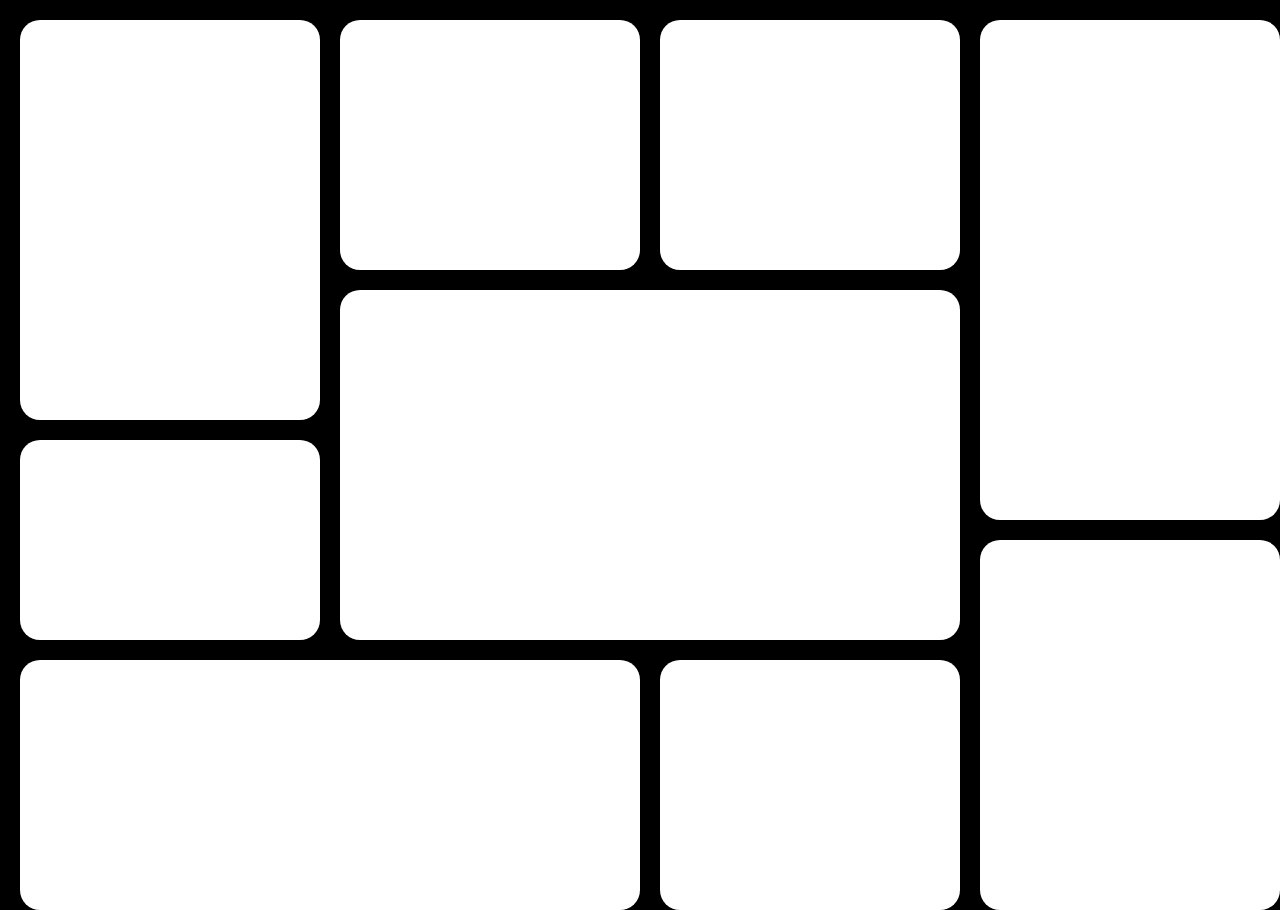
<file: dzdzdz1.html>
<!DOCTYPE html>
<html>
<head>

<style>

body {
    margin: 0;
    background: black;
}

.container {
    position: relative;
    width: 100vw;
    height: 100vh;
}

.block {
    position: absolute;
    background: white;
    border-radius: 20px;
}

.block1 {
    width: 300px;
    height: 400px;
    left: 20px;
    top: 20px;
}

.block2 {
    width: 300px;
    height: 200px;
    left: 20px;
    top: 440px;
}

.block3 {
    width: 620px;
    height: 250px;
    left: 20px;
    top: 660px;
}

.block4 {
    width: 300px;
    height: 250px;
    left: 340px;
    top: 20px;
}

.block5 {
    width: 300px;
    height: 250px;
    left: 660px;
    top: 20px;
}

.block6 {
    width: 620px;
    height: 350px;
    left: 340px;
    top: 290px;
}

.block7 {
    width: 300px;
    height: 250px;
    left: 660px;
    top: 660px;
}

.block8 {
    width: 300px;
    height: 500px;
    left: 980px;
    top: 20px;
}

.block9 {
    width: 300px;
    height: 370px;
    left: 980px;
    top: 540px;
}

</style>

</head>

<body>

<div class="container">

    <div class="block block1"></div>
    <div class="block block2"></div>
    <div class="block block3"></div>
    <div class="block block4"></div>
    <div class="block block5"></div>
    <div class="block block6"></div>
    <div class="block block7"></div>
    <div class="block block8"></div>
    <div class="block block9"></div>

</div>

</body>
</html>
</file>
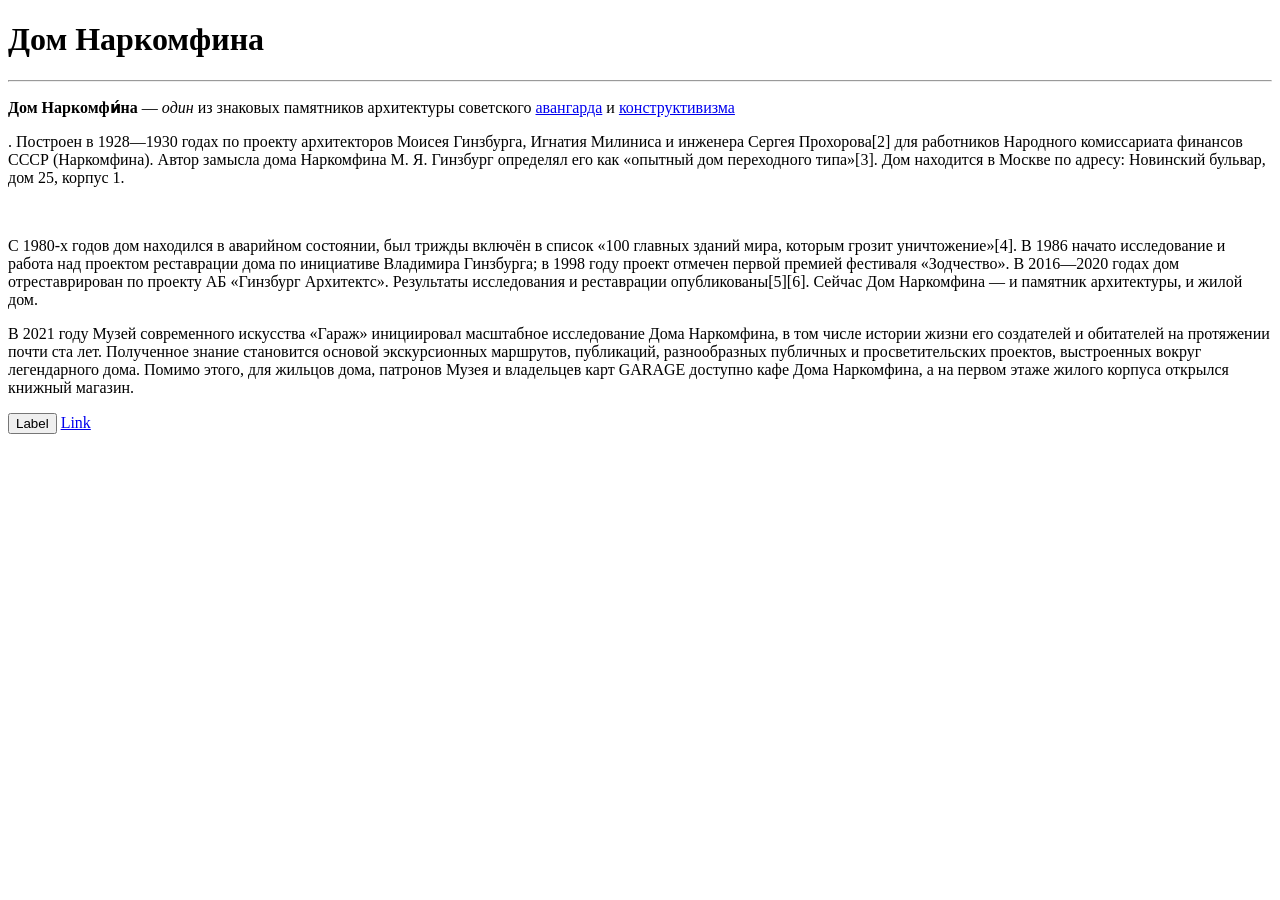
<file: house.html>
<!doctype html>
<html land = "en">
    <head>
        <meta charset = "UTF-8">
        <meta name = "viewport" content = "width = device-width, initial-scale=1.0">
        <title>Document</title>
    </head>
    <body>
        <!-- text -->
        <h1>Дом Наркомфина</h1>
        <hr>
        <p>
            <b>Дом Наркомфи́на</b> — <i>один</i> из знаковых памятников архитектуры советского 
            <a
            href = "https://ru.wikipedia.org/wiki/Авангард_(искусство)"
            >авангарда</a
            >
             и 
             <a
             href = "https://ru.wikipedia.org/wiki/Конструктивизм_(искусство)"
             >конструктивизма</a
             >
             <p>. Построен в 1928—1930 годах по проекту архитекторов Моисея Гинзбурга, Игнатия Милиниса и инженера Сергея Прохорова[2] для работников Народного комиссариата финансов СССР (Наркомфина). Автор замысла дома Наркомфина М. Я. Гинзбург определял его как «опытный дом переходного типа»[3]. Дом находится в Москве по адресу: Новинский бульвар, дом 25, корпус 1.</p>
        </p>
        <br/>

        <p>С 1980-х годов дом находился в аварийном состоянии, был трижды включён в список «100 главных зданий мира, которым грозит уничтожение»[4]. В 1986 начато исследование и работа над проектом реставрации дома по инициативе Владимира Гинзбурга; в 1998 году проект отмечен первой премией фестиваля «Зодчество». В 2016—2020 годах дом отреставрирован по проекту АБ «Гинзбург Архитектс». Результаты исследования и реставрации опубликованы[5][6]. Сейчас Дом Наркомфина — и памятник архитектуры, и жилой дом.</p>

        <p>В 2021 году Музей современного искусства «Гараж» инициировал масштабное исследование Дома Наркомфина, в том числе истории жизни его создателей и обитателей на протяжении почти ста лет. Полученное знание становится основой экскурсионных маршрутов, публикаций, разнообразных публичных и просветительских проектов, выстроенных вокруг легендарного дома. Помимо этого, для жильцов дома, патронов Музея и владельцев карт GARAGE доступно кафе Дома Наркомфина, а на первом этаже жилого корпуса открылся книжный магазин.</p>

        <button>Label</button>
        <a href = "https://google.com">Link</a>
    </body>
</html>
</file>
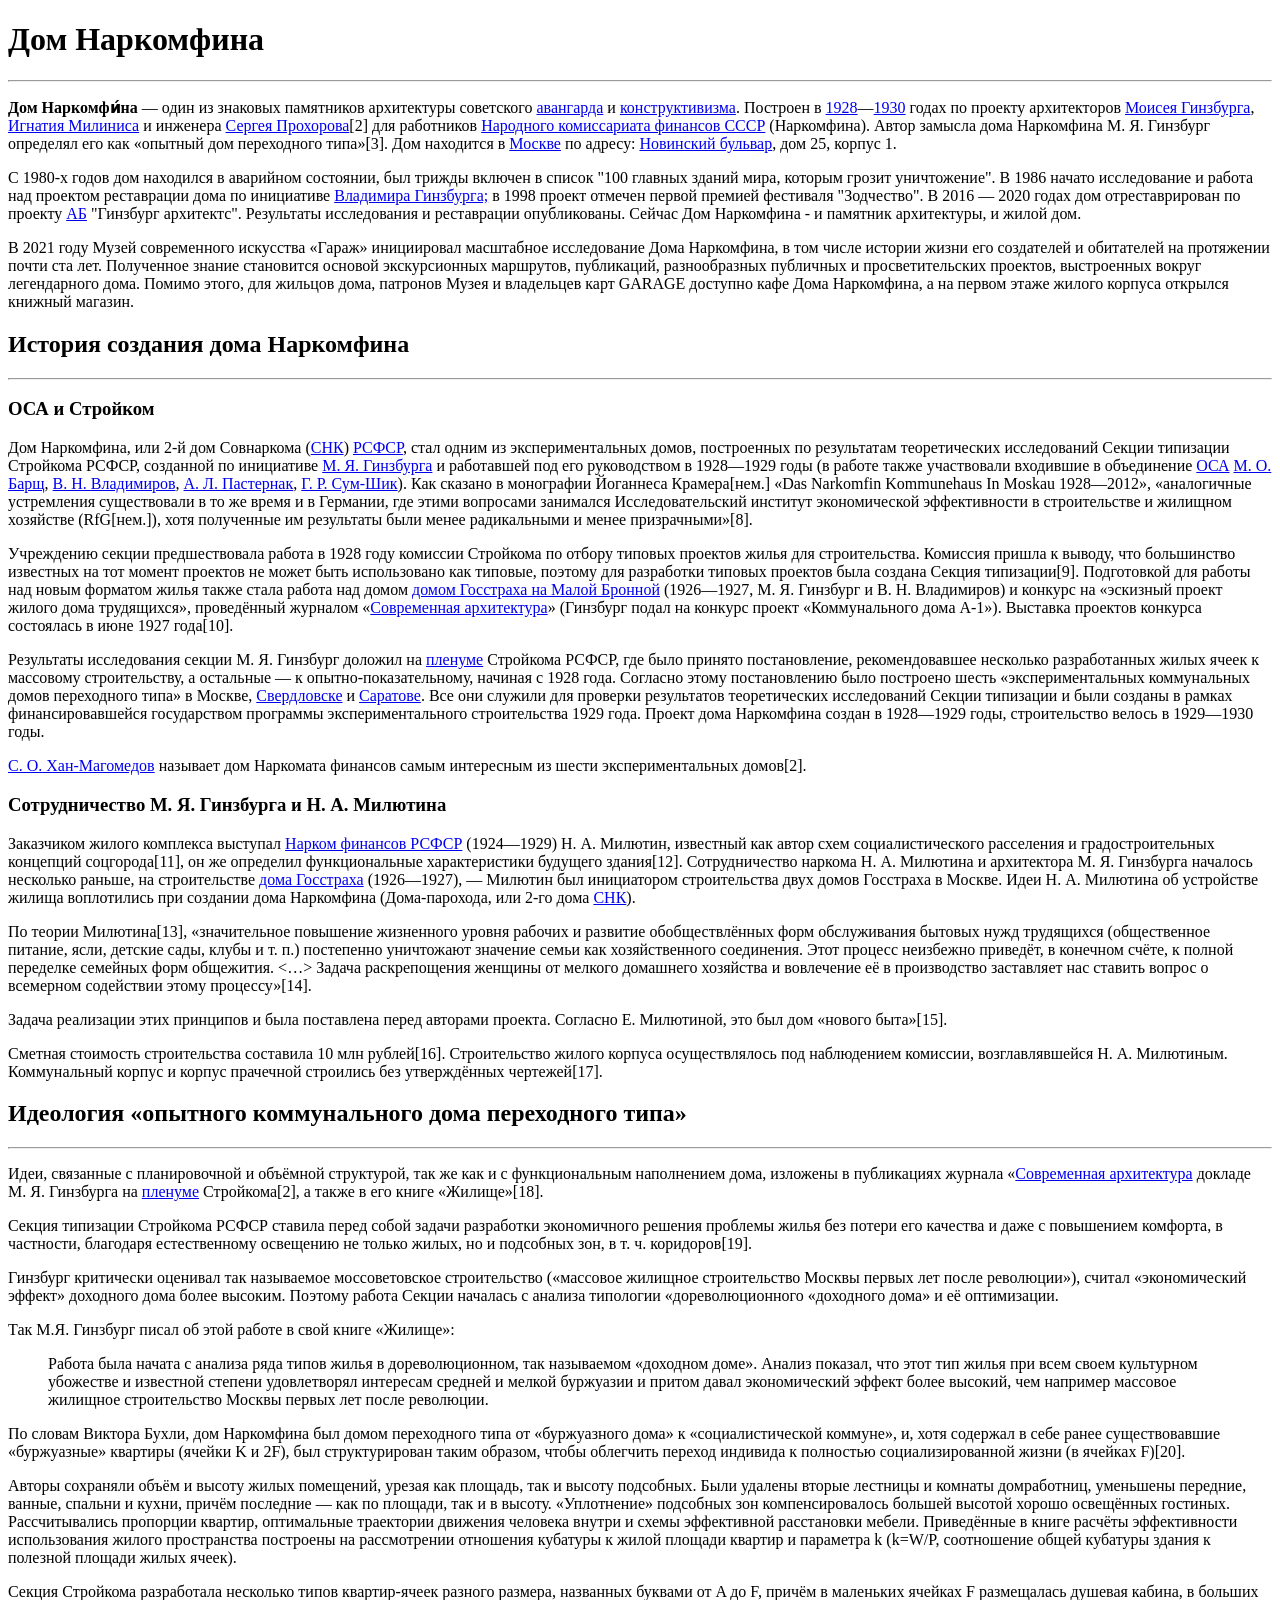
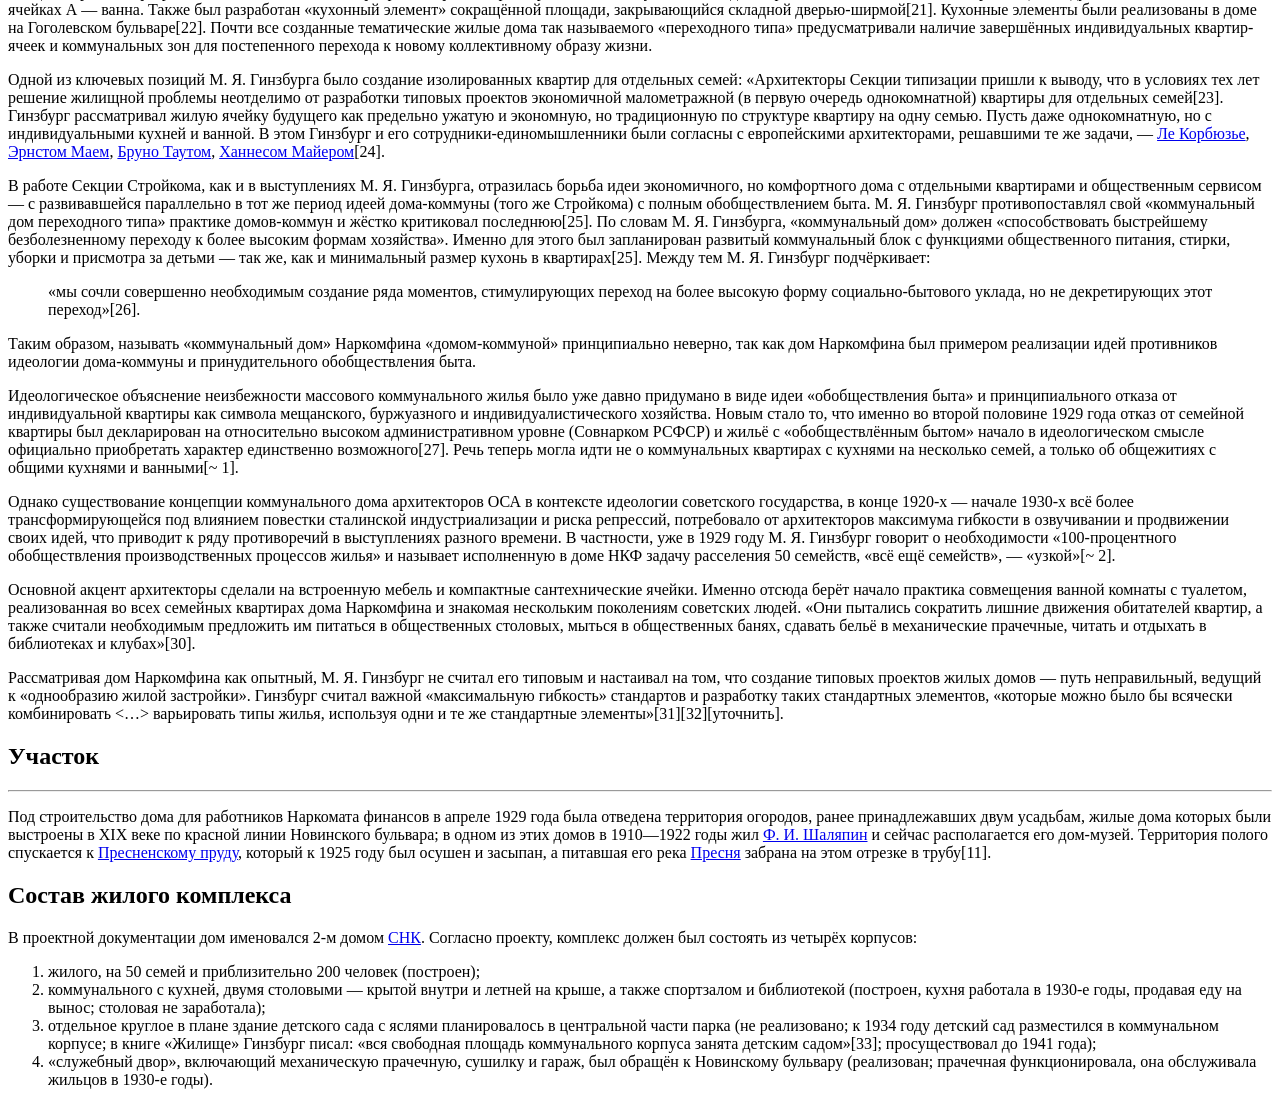
<file: lndex.html>
<!DOCTYPE html>
<html lang="en">
    <head>
        <meta charset="UTF-8">
        <meta name="viewport" content="width=device-width, initial-scale=1.0">
        <title>Дом Наркомфина — Википедия</title>
    </head>
    <body>
        <header>
            <h1>Дом Наркомфина</h1>
            <hr>
        </header>
        <p><b>Дом Наркомфи́на</b> — один из знаковых памятников архитектуры советского <a href="https://ru.wikipedia.org/wiki/%D0%90%D0%B2%D0%B0%D0%BD%D0%B3%D0%B0%D1%80%D0%B4_(%D0%B8%D1%81%D0%BA%D1%83%D1%81%D1%81%D1%82%D0%B2%D0%BE)">авангарда</a> и <a href="https://ru.wikipedia.org/wiki/%D0%9A%D0%BE%D0%BD%D1%81%D1%82%D1%80%D1%83%D0%BA%D1%82%D0%B8%D0%B2%D0%B8%D0%B7%D0%BC_(%D0%B8%D1%81%D0%BA%D1%83%D1%81%D1%81%D1%82%D0%B2%D0%BE)">конструктивизма</a>. 
            Построен в <a href="https://ru.wikipedia.org/wiki/1928_%D0%B3%D0%BE%D0%B4">1928</a>—<a href="https://ru.wikipedia.org/wiki/1930_%D0%B3%D0%BE%D0%B4">1930</a> годах по проекту архитекторов <a href="https://ru.wikipedia.org/wiki/%D0%93%D0%B8%D0%BD%D0%B7%D0%B1%D1%83%D1%80%D0%B3,_%D0%9C%D0%BE%D0%B8%D1%81%D0%B5%D0%B9_%D0%AF%D0%BA%D0%BE%D0%B2%D0%BB%D0%B5%D0%B2%D0%B8%D1%87">Моисея Гинзбурга</a>, <a href="https://ru.wikipedia.org/wiki/%D0%9C%D0%B8%D0%BB%D0%B8%D0%BD%D0%B8%D1%81,_%D0%98%D0%B3%D0%BD%D0%B0%D1%82%D0%B8%D0%B9_%D0%A4%D1%80%D0%B0%D0%BD%D1%86%D0%B5%D0%B2%D0%B8%D1%87">Игнатия Милиниса</a> и инженера <a href="https://ru.wikipedia.org/wiki/%D0%A1%D0%B5%D1%80%D0%B3%D0%B5%D0%B9_%D0%9B%D1%8C%D0%B2%D0%BE%D0%B2%D0%B8%D1%87_%D0%9F%D1%80%D0%BE%D1%85%D0%BE%D1%80%D0%BE%D0%B2">Сергея Прохорова</a>[2] 
            для работников <a href="https://ru.wikipedia.org/wiki/%D0%9D%D0%B0%D1%80%D0%BE%D0%B4%D0%BD%D1%8B%D0%B9_%D0%BA%D0%BE%D0%BC%D0%B8%D1%81%D1%81%D0%B0%D1%80%D0%B8%D0%B0%D1%82_%D1%84%D0%B8%D0%BD%D0%B0%D0%BD%D1%81%D0%BE%D0%B2_%D0%A1%D0%A1%D0%A1%D0%A0">Народного комиссариата финансов СССР</a> (Наркомфина). Автор замысла дома Наркомфина М. Я. Гинзбург определял 
            его как «опытный дом переходного типа»[3]. Дом находится в <a href="https://ru.wikipedia.org/wiki/%D0%9C%D0%BE%D1%81%D0%BA%D0%B2%D0%B0">Москве</a> по адресу: <a href="https://ru.wikipedia.org/wiki/%D0%9D%D0%BE%D0%B2%D0%B8%D0%BD%D1%81%D0%BA%D0%B8%D0%B9_%D0%B1%D1%83%D0%BB%D1%8C%D0%B2%D0%B0%D1%80">Новинский бульвар</a>, дом 25, корпус 1.</p>
            
        <p>С 1980-х годов дом находился в аварийном состоянии, был трижды включен в список "100 главных зданий мира, которым грозит
            уничтожение". В 1986 начато исследование и работа над проектом реставрации дома по инициативе 
            <a href="https://ru.wikipedia.org/wiki/%D0%93%D0%B8%D0%BD%D0%B7%D0%B1%D1%83%D1%80%D0%B3,_%D0%92%D0%BB%D0%B0%D0%B4%D0%B8%D0%BC%D0%B8%D1%80_%D0%9C%D0%BE%D0%B8%D1%81%D0%B5%D0%B5%D0%B2%D0%B8%D1%87">Владимира Гинзбурга;</a>
            в 1998 проект отмечен первой премией фестиваля "Зодчество". В 2016 — 2020 годах дом отреставрирован по проекту
            <a href="https://ru.wikipedia.org/wiki/%D0%90%D1%80%D1%85%D0%B8%D1%82%D0%B5%D0%BA%D1%82%D1%83%D1%80%D0%BD%D0%BE%D0%B5_%D0%B1%D1%8E%D1%80%D0%BE">АБ</a>
            "Гинзбург архитектс". Результаты исследования и реставрации опубликованы. Сейчас Дом Наркомфина - и памятник архитектуры, и жилой дом.
        </p>

        <p>
            В 2021 году Музей современного искусства «Гараж» инициировал масштабное исследование Дома Наркомфина, в том числе истории жизни его создателей и обитателей на протяжении почти ста лет. Полученное знание становится основой экскурсионных маршрутов, публикаций, разнообразных публичных и просветительских проектов, выстроенных вокруг легендарного дома. Помимо этого, для жильцов дома, патронов Музея и владельцев карт GARAGE доступно кафе Дома Наркомфина, а на первом этаже жилого корпуса открылся книжный магазин.
        </p>

        <h2>История создания дома Наркомфина</h2>
        <hr>
        <h3>ОСА и Стройком</h3>
        <p>
            Дом Наркомфина, или 2-й дом Совнаркома (<a href="https://ru.wikipedia.org/wiki/%D0%A1%D0%BE%D0%B2%D0%B5%D1%82_%D0%BD%D0%B0%D1%80%D0%BE%D0%B4%D0%BD%D1%8B%D1%85_%D0%BA%D0%BE%D0%BC%D0%B8%D1%81%D1%81%D0%B0%D1%80%D0%BE%D0%B2">СНК</a>) <a href="https://ru.wikipedia.org/wiki/%D0%A0%D0%BE%D1%81%D1%81%D0%B8%D0%B9%D1%81%D0%BA%D0%B0%D1%8F_%D0%A1%D0%BE%D0%B2%D0%B5%D1%82%D1%81%D0%BA%D0%B0%D1%8F_%D0%A4%D0%B5%D0%B4%D0%B5%D1%80%D0%B0%D1%82%D0%B8%D0%B2%D0%BD%D0%B0%D1%8F_%D0%A1%D0%BE%D1%86%D0%B8%D0%B0%D0%BB%D0%B8%D1%81%D1%82%D0%B8%D1%87%D0%B5%D1%81%D0%BA%D0%B0%D1%8F_%D0%A0%D0%B5%D1%81%D0%BF%D1%83%D0%B1%D0%BB%D0%B8%D0%BA%D0%B0">РСФСР</a>, стал одним из экспериментальных домов, построенных по результатам теоретических исследований Секции типизации Стройкома РСФСР, созданной по инициативе <a href="https://ru.wikipedia.org/wiki/%D0%93%D0%B8%D0%BD%D0%B7%D0%B1%D1%83%D1%80%D0%B3,_%D0%9C%D0%BE%D0%B8%D1%81%D0%B5%D0%B9_%D0%AF%D0%BA%D0%BE%D0%B2%D0%BB%D0%B5%D0%B2%D0%B8%D1%87">М. Я. Гинзбурга</a> и работавшей под его руководством в 1928—1929 годы (в работе также участвовали входившие в объединение <a href="https://ru.wikipedia.org/wiki/%D0%9E%D0%B1%D1%8A%D0%B5%D0%B4%D0%B8%D0%BD%D0%B5%D0%BD%D0%B8%D0%B5_%D1%81%D0%BE%D0%B2%D1%80%D0%B5%D0%BC%D0%B5%D0%BD%D0%BD%D1%8B%D1%85_%D0%B0%D1%80%D1%85%D0%B8%D1%82%D0%B5%D0%BA%D1%82%D0%BE%D1%80%D0%BE%D0%B2">ОСА</a> <a href="https://ru.wikipedia.org/wiki/%D0%91%D0%B0%D1%80%D1%89,_%D0%9C%D0%B8%D1%85%D0%B0%D0%B8%D0%BB_%D0%9E%D1%81%D0%B8%D0%BF%D0%BE%D0%B2%D0%B8%D1%87">М. О. Барщ</a>, <a href="https://ru.wikipedia.org/wiki/%D0%92%D0%BB%D0%B0%D0%B4%D0%B8%D0%BC%D0%B8%D1%80%D0%BE%D0%B2,_%D0%92%D1%8F%D1%87%D0%B5%D1%81%D0%BB%D0%B0%D0%B2_%D0%9D%D0%B8%D0%BA%D0%BE%D0%BB%D0%B0%D0%B5%D0%B2%D0%B8%D1%87">В. Н. Владимиров</a>, <a href="https://ru.wikipedia.org/wiki/%D0%9F%D0%B0%D1%81%D1%82%D0%B5%D1%80%D0%BD%D0%B0%D0%BA,_%D0%90%D0%BB%D0%B5%D0%BA%D1%81%D0%B0%D0%BD%D0%B4%D1%80_%D0%9B%D0%B5%D0%BE%D0%BD%D0%B8%D0%B4%D0%BE%D0%B2%D0%B8%D1%87">А. Л. Пастернак</a>, <a href="https://ru.wikipedia.org/wiki/%D0%A1%D1%83%D0%BC-%D0%A8%D0%B8%D0%BA,_%D0%93%D1%80%D0%B8%D0%B3%D0%BE%D1%80%D0%B8%D0%B9_%D0%A0%D0%BE%D0%BC%D0%B0%D0%BD%D0%BE%D0%B2%D0%B8%D1%87?action=edit&redlink=1">Г. Р. Сум-Шик</a>). Как сказано в монографии Йоганнеса Крамера[нем.] «Das Narkomfin Kommunehaus In Moskau 1928—2012», «аналогичные устремления существовали в то же время и в Германии, где этими вопросами занимался Исследовательский институт экономической эффективности в строительстве и жилищном хозяйстве (RfG[нем.]), хотя полученные им результаты были менее радикальными и менее призрачными»[8].
        </p>
        <p>
            Учреждению секции предшествовала работа в 1928 году комиссии Стройкома по отбору типовых проектов жилья для строительства. Комиссия пришла к выводу, что большинство известных на тот момент проектов не может быть использовано как типовые, поэтому для разработки типовых проектов была создана Секция типизации[9]. Подготовкой для работы над новым форматом жилья также стала работа над домом <a href="https://ru.wikipedia.org/wiki/%D0%96%D0%B8%D0%BB%D0%BE%D0%B9_%D0%B4%D0%BE%D0%BC_%D0%93%D0%BE%D1%81%D1%81%D1%82%D1%80%D0%B0%D1%85%D0%B0_%D0%BD%D0%B0_%D0%9C%D0%B0%D0%BB%D0%BE%D0%B9_%D0%91%D1%80%D0%BE%D0%BD%D0%BD%D0%BE%D0%B9">домом Госстраха на Малой Бронной</a> (1926—1927, М. Я. Гинзбург и В. Н. Владимиров) и конкурс на «эскизный проект жилого дома трудящихся», проведённый журналом «<a href="https://ru.wikipedia.org/wiki/%D0%A1%D0%BE%D0%B2%D1%80%D0%B5%D0%BC%D0%B5%D0%BD%D0%BD%D0%B0%D1%8F_%D0%B0%D1%80%D1%85%D0%B8%D1%82%D0%B5%D0%BA%D1%82%D1%83%D1%80%D0%B0_(%D0%B6%D1%83%D1%80%D0%BD%D0%B0%D0%BB)">Современная архитектура</a>» (Гинзбург подал на конкурс проект «Коммунального дома А-1»). Выставка проектов конкурса состоялась в июне 1927 года[10].
        </p>
        <p>Результаты исследования секции М. Я. Гинзбург доложил на <a href="https://ru.wikipedia.org/wiki/%D0%9F%D0%BB%D0%B5%D0%BD%D0%B0%D1%80%D0%BD%D0%BE%D0%B5_%D0%B7%D0%B0%D1%81%D0%B5%D0%B4%D0%B0%D0%BD%D0%B8%D0%B5">пленуме</a> Стройкома РСФСР, где было принято постановление, рекомендовавшее несколько разработанных жилых ячеек к массовому строительству, а остальные — к опытно-показательному, начиная с 1928 года. Согласно этому постановлению было построено шесть «экспериментальных коммунальных домов переходного типа» в Москве, <a href="https://ru.wikipedia.org/wiki/%D0%95%D0%BA%D0%B0%D1%82%D0%B5%D1%80%D0%B8%D0%BD%D0%B1%D1%83%D1%80%D0%B3">Свердловске</a> и <a href="https://ru.wikipedia.org/wiki/%D0%A1%D0%B0%D1%80%D0%B0%D1%82%D0%BE%D0%B2">Саратове</a>. Все они служили для проверки результатов теоретических исследований Секции типизации и были созданы в рамках финансировавшейся государством программы экспериментального строительства 1929 года. Проект дома Наркомфина создан в 1928—1929 годы, строительство велось в 1929—1930 годы.</p>
        <p><a href="https://ru.wikipedia.org/wiki/%D0%A5%D0%B0%D0%BD-%D0%9C%D0%B0%D0%B3%D0%BE%D0%BC%D0%B5%D0%B4%D0%BE%D0%B2,_%D0%A1%D0%B5%D0%BB%D0%B8%D0%BC_%D0%9E%D0%BC%D0%B0%D1%80%D0%BE%D0%B2%D0%B8%D1%87">С. О. Хан-Магомедов</a> называет дом Наркомата финансов самым интересным из шести экспериментальных домов[2].</p>
        <h3>Сотрудничество М. Я. Гинзбурга и Н. А. Милютина</h3>
        <p>Заказчиком жилого комплекса выступал <a href="https://ru.wikipedia.org/wiki/%D0%9D%D0%B0%D1%80%D0%BE%D0%B4%D0%BD%D1%8B%D0%B9_%D0%BA%D0%BE%D0%BC%D0%B8%D1%81%D1%81%D0%B0%D1%80%D0%B8%D0%B0%D1%82_%D1%84%D0%B8%D0%BD%D0%B0%D0%BD%D1%81%D0%BE%D0%B2_%D0%A0%D0%A1%D0%A4%D0%A1%D0%A0">Нарком финансов РСФСР</a> (1924—1929) Н. А. Милютин, известный как автор схем социалистического расселения и градостроительных концепций соцгорода[11], он же определил функциональные характеристики будущего здания[12]. Сотрудничество наркома Н. А. Милютина и архитектора М. Я. Гинзбурга началось несколько раньше, на строительстве <a href="https://ru.wikipedia.org/wiki/%D0%96%D0%B8%D0%BB%D0%BE%D0%B9_%D0%B4%D0%BE%D0%BC_%D0%93%D0%BE%D1%81%D1%81%D1%82%D1%80%D0%B0%D1%85%D0%B0_%D0%BD%D0%B0_%D0%9C%D0%B0%D0%BB%D0%BE%D0%B9_%D0%91%D1%80%D0%BE%D0%BD%D0%BD%D0%BE%D0%B9">дома Госстраха</a> (1926—1927), — Милютин был инициатором строительства двух домов Госстраха в Москве. Идеи Н. А. Милютина об устройстве жилища воплотились при создании дома Наркомфина (Дома-парохода, или 2-го дома <a href="https://ru.wikipedia.org/wiki/%D0%A1%D0%BE%D0%B2%D0%B5%D1%82_%D0%BD%D0%B0%D1%80%D0%BE%D0%B4%D0%BD%D1%8B%D1%85_%D0%BA%D0%BE%D0%BC%D0%B8%D1%81%D1%81%D0%B0%D1%80%D0%BE%D0%B2">СНК</a>).</p>
        <p>По теории Милютина[13], «значительное повышение жизненного уровня рабочих и развитие обобществлённых форм обслуживания бытовых нужд трудящихся (общественное питание, ясли, детские сады, клубы и т. п.) постепенно уничтожают значение семьи как хозяйственного соединения. Этот процесс неизбежно приведёт, в конечном счёте, к полной переделке семейных форм общежития. <…> Задача раскрепощения женщины от мелкого домашнего хозяйства и вовлечение её в производство заставляет нас ставить вопрос о всемерном содействии этому процессу»[14].</p>
        <p>Задача реализации этих принципов и была поставлена перед авторами проекта. Согласно Е. Милютиной, это был дом «нового быта»[15].</p>
        <p>Сметная стоимость строительства составила 10 млн рублей[16]. Строительство жилого корпуса осуществлялось под наблюдением комиссии, возглавлявшейся Н. А. Милютиным. Коммунальный корпус и корпус прачечной строились без утверждённых чертежей[17].</p>

        <h2>Идеология «опытного коммунального дома переходного типа»</h2>
        <hr>
        <p>Идеи, связанные с планировочной и объёмной структурой, так же как и с функциональным наполнением дома, изложены в публикациях журнала «<a href="https://ru.wikipedia.org/wiki/%D0%A1%D0%BE%D0%B2%D1%80%D0%B5%D0%BC%D0%B5%D0%BD%D0%BD%D0%B0%D1%8F_%D0%B0%D1%80%D1%85%D0%B8%D1%82%D0%B5%D0%BA%D1%82%D1%83%D1%80%D0%B0_(%D0%B6%D1%83%D1%80%D0%BD%D0%B0%D0%BB)">Современная архитектура</a> докладе М. Я. Гинзбурга на <a href="https://ru.wikipedia.org/wiki/%D0%9F%D0%BB%D0%B5%D0%BD%D0%B0%D1%80%D0%BD%D0%BE%D0%B5_%D0%B7%D0%B0%D1%81%D0%B5%D0%B4%D0%B0%D0%BD%D0%B8%D0%B5">пленуме</a> Стройкома[2], а также в его книге «Жилище»[18].</p>
        <p>Секция типизации Стройкома РСФСР ставила перед собой задачи разработки экономичного решения проблемы жилья без потери его качества и даже с повышением комфорта, в частности, благодаря естественному освещению не только жилых, но и подсобных зон, в т. ч. коридоров[19].</p>
        <p>Гинзбург критически оценивал так называемое моссоветовское строительство («массовое жилищное строительство Москвы первых лет после революции»), считал «экономический эффект» доходного дома более высоким. Поэтому работа Секции началась с анализа типологии «дореволюционного «доходного дома» и её оптимизации.</p>
        <p>Так М.Я. Гинзбург писал об этой работе в свой книге «Жилище»:</p>
        <blockquote>Работа была начата с анализа ряда типов жилья в дореволюционном, так называемом «доходном доме». Анализ показал, что этот тип жилья при всем своем культурном убожестве и известной степени удовлетворял интересам средней и мелкой буржуазии и притом давал экономический эффект более высокий, чем например массовое жилищное строительство Москвы первых лет после революции.</blockquote>
        <p>По словам Виктора Бухли, дом Наркомфина был домом переходного типа от «буржуазного дома» к «социалистической коммуне», и, хотя содержал в себе ранее существовавшие «буржуазные» квартиры (ячейки K и 2F), был структурирован таким образом, чтобы облегчить переход индивида к полностью социализированной жизни (в ячейках F)[20].</p>
        <p>Авторы сохраняли объём и высоту жилых помещений, урезая как площадь, так и высоту подсобных. Были удалены вторые лестницы и комнаты домработниц, уменьшены передние, ванные, спальни и кухни, причём последние — как по площади, так и в высоту. «Уплотнение» подсобных зон компенсировалось большей высотой хорошо освещённых гостиных. Рассчитывались пропорции квартир, оптимальные траектории движения человека внутри и схемы эффективной расстановки мебели. Приведённые в книге расчёты эффективности использования жилого пространства построены на рассмотрении отношения кубатуры к жилой площади квартир и параметра k (k=W/P, соотношение общей кубатуры здания к полезной площади жилых ячеек).</p>
        <p>Секция Стройкома разработала несколько типов квартир-ячеек разного размера, названных буквами от A до F, причём в маленьких ячейках F размещалась душевая кабина, в больших ячейках А — ванна. Также был разработан «кухонный элемент» сокращённой площади, закрывающийся складной дверью-ширмой[21]. Кухонные элементы были реализованы в доме на Гоголевском бульваре[22]. Почти все созданные тематические жилые дома так называемого «переходного типа» предусматривали наличие завершённых индивидуальных квартир-ячеек и коммунальных зон для постепенного перехода к новому коллективному образу жизни.</p>
        <p>Одной из ключевых позиций М. Я. Гинзбурга было создание изолированных квартир для отдельных семей: «Архитекторы Секции типизации пришли к выводу, что в условиях тех лет решение жилищной проблемы неотделимо от разработки типовых проектов экономичной малометражной (в первую очередь однокомнатной) квартиры для отдельных семей[23]. Гинзбург рассматривал жилую ячейку будущего как предельно ужатую и экономную, но традиционную по структуре квартиру на одну семью. Пусть даже однокомнатную, но с индивидуальными кухней и ванной. В этом Гинзбург и его сотрудники-единомышленники были согласны с европейскими архитекторами, решавшими те же задачи, — <a href="https://ru.wikipedia.org/wiki/%D0%9B%D0%B5_%D0%9A%D0%BE%D1%80%D0%B1%D1%8E%D0%B7%D1%8C%D0%B5">Ле Корбюзье</a>, <a href="https://ru.wikipedia.org/wiki/%D0%9C%D0%B0%D0%B9,_%D0%AD%D1%80%D0%BD%D1%81%D1%82">Эрнстом Маем</a>, <a href="https://ru.wikipedia.org/wiki/%D0%A2%D0%B0%D1%83%D1%82,_%D0%91%D1%80%D1%83%D0%BD%D0%BE">Бруно Таутом</a>, <a href="https://ru.wikipedia.org/wiki/%D0%9C%D0%B0%D0%B9%D0%B5%D1%80,_%D0%A5%D0%B0%D0%BD%D0%BD%D0%B5%D1%81">Ханнесом Майером</a>[24].</p>
        <p>В работе Секции Стройкома, как и в выступлениях М. Я. Гинзбурга, отразилась борьба идеи экономичного, но комфортного дома с отдельными квартирами и общественным сервисом — с развивавшейся параллельно в тот же период идеей дома-коммуны (того же Стройкома) с полным обобществлением быта. М. Я. Гинзбург противопоставлял свой «коммунальный дом переходного типа» практике домов-коммун и жёстко критиковал последнюю[25]. По словам М. Я. Гинзбурга, «коммунальный дом» должен «способствовать быстрейшему безболезненному переходу к более высоким формам хозяйства». Именно для этого был запланирован развитый коммунальный блок с функциями общественного питания, стирки, уборки и присмотра за детьми — так же, как и минимальный размер кухонь в квартирах[25]. Между тем М. Я. Гинзбург подчёркивает:</p>
        <blockquote>«мы сочли совершенно необходимым создание ряда моментов, стимулирующих переход на более высокую форму социально-бытового уклада, но не декретирующих этот переход»[26].</blockquote>
        <p>Таким образом, называть «коммунальный дом» Наркомфина «домом-коммуной» принципиально неверно, так как дом Наркомфина был примером реализации идей противников идеологии дома-коммуны и принудительного обобществления быта.</p>
        <p>Идеологическое объяснение неизбежности массового коммунального жилья было уже давно придумано в виде идеи «обобществления быта» и принципиального отказа от индивидуальной квартиры как символа мещанского, буржуазного и индивидуалистического хозяйства. Новым стало то, что именно во второй половине 1929 года отказ от семейной квартиры был декларирован на относительно высоком административном уровне (Совнарком РСФСР) и жильё с «обобществлённым бытом» начало в идеологическом смысле официально приобретать характер единственно возможного[27]. Речь теперь могла идти не о коммунальных квартирах с кухнями на несколько семей, а только об общежитиях с общими кухнями и ванными[~ 1].</p>
        <p>Однако существование концепции коммунального дома архитекторов ОСА в контексте идеологии советского государства, в конце 1920-х — начале 1930-х всё более трансформирующейся под влиянием повестки сталинской индустриализации и риска репрессий, потребовало от архитекторов максимума гибкости в озвучивании и продвижении своих идей, что приводит к ряду противоречий в выступлениях разного времени. В частности, уже в 1929 году М. Я. Гинзбург говорит о необходимости «100-процентного обобществления производственных процессов жилья» и называет исполненную в доме НКФ задачу расселения 50 семейств, «всё ещё семейств», — «узкой»[~ 2].</p>
        <p>Основной акцент архитекторы сделали на встроенную мебель и компактные сантехнические ячейки. Именно отсюда берёт начало практика совмещения ванной комнаты с туалетом, реализованная во всех семейных квартирах дома Наркомфина и знакомая нескольким поколениям советских людей. «Они пытались сократить лишние движения обитателей квартир, а также считали необходимым предложить им питаться в общественных столовых, мыться в общественных банях, сдавать бельё в механические прачечные, читать и отдыхать в библиотеках и клубах»[30].</p>
        <p>Рассматривая дом Наркомфина как опытный, М. Я. Гинзбург не считал его типовым и настаивал на том, что создание типовых проектов жилых домов — путь неправильный, ведущий к «однообразию жилой застройки». Гинзбург считал важной «максимальную гибкость» стандартов и разработку таких стандартных элементов, «которые можно было бы всячески комбинировать <…> варьировать типы жилья, используя одни и те же стандартные элементы»[31][32][уточнить].</p>
        <h2>Участок</h2>
        <hr>
        <p>Под строительство дома для работников Наркомата финансов в апреле 1929 года была отведена территория огородов, ранее принадлежавших двум усадьбам, жилые дома которых были выстроены в XIX веке по красной линии Новинского бульвара; в одном из этих домов в 1910—1922 годы жил <a href="https://ru.wikipedia.org/wiki/%D0%A8%D0%B0%D0%BB%D1%8F%D0%BF%D0%B8%D0%BD,_%D0%A4%D1%91%D0%B4%D0%BE%D1%80_%D0%98%D0%B2%D0%B0%D0%BD%D0%BE%D0%B2%D0%B8%D1%87">Ф. И. Шаляпин</a> и сейчас располагается его дом-музей. Территория полого спускается к <a href="https://ru.wikipedia.org/wiki/%D0%9F%D1%80%D0%B5%D1%81%D0%BD%D0%B5%D0%BD%D1%81%D0%BA%D0%B8%D0%B5_%D0%BF%D1%80%D1%83%D0%B4%D1%8B">Пресненскому пруду</a>, который к 1925 году был осушен и засыпан, а питавшая его река <a href="https://ru.wikipedia.org/wiki/%D0%9F%D1%80%D0%B5%D1%81%D0%BD%D1%8F_(%D1%80%D0%B5%D0%BA%D0%B0)">Пресня</a> забрана на этом отрезке в трубу[11].</p>
        <h2>Состав жилого комплекса</h2>
        <p>В проектной документации дом именовался 2-м домом <a href="https://ru.wikipedia.org/wiki/%D0%A1%D0%BE%D0%B2%D0%B5%D1%82_%D0%BD%D0%B0%D1%80%D0%BE%D0%B4%D0%BD%D1%8B%D1%85_%D0%BA%D0%BE%D0%BC%D0%B8%D1%81%D1%81%D0%B0%D1%80%D0%BE%D0%B2">СНК</a>. Согласно проекту, комплекс должен был состоять из четырёх корпусов:</p>
        <ol>
            <li>жилого, на 50 семей и приблизительно 200 человек (построен);</li>
            <li>коммунального с кухней, двумя столовыми — крытой внутри и летней на крыше, а также спортзалом и библиотекой (построен, кухня работала в 1930-е годы, продавая еду на вынос; столовая не заработала);</li>
            <li>отдельное круглое в плане здание детского сада с яслями планировалось в центральной части парка (не реализовано; к 1934 году детский сад разместился в коммунальном корпусе; в книге «Жилище» Гинзбург писал: «вся свободная площадь коммунального корпуса занята детским садом»[33]; просуществовал до 1941 года);</li>
            <li>«служебный двор», включающий механическую прачечную, сушилку и гараж, был обращён к Новинскому бульвару (реализован; прачечная функционировала, она обслуживала жильцов в 1930-е годы).</li>
        </ol>
    </body>
</html>
</file>
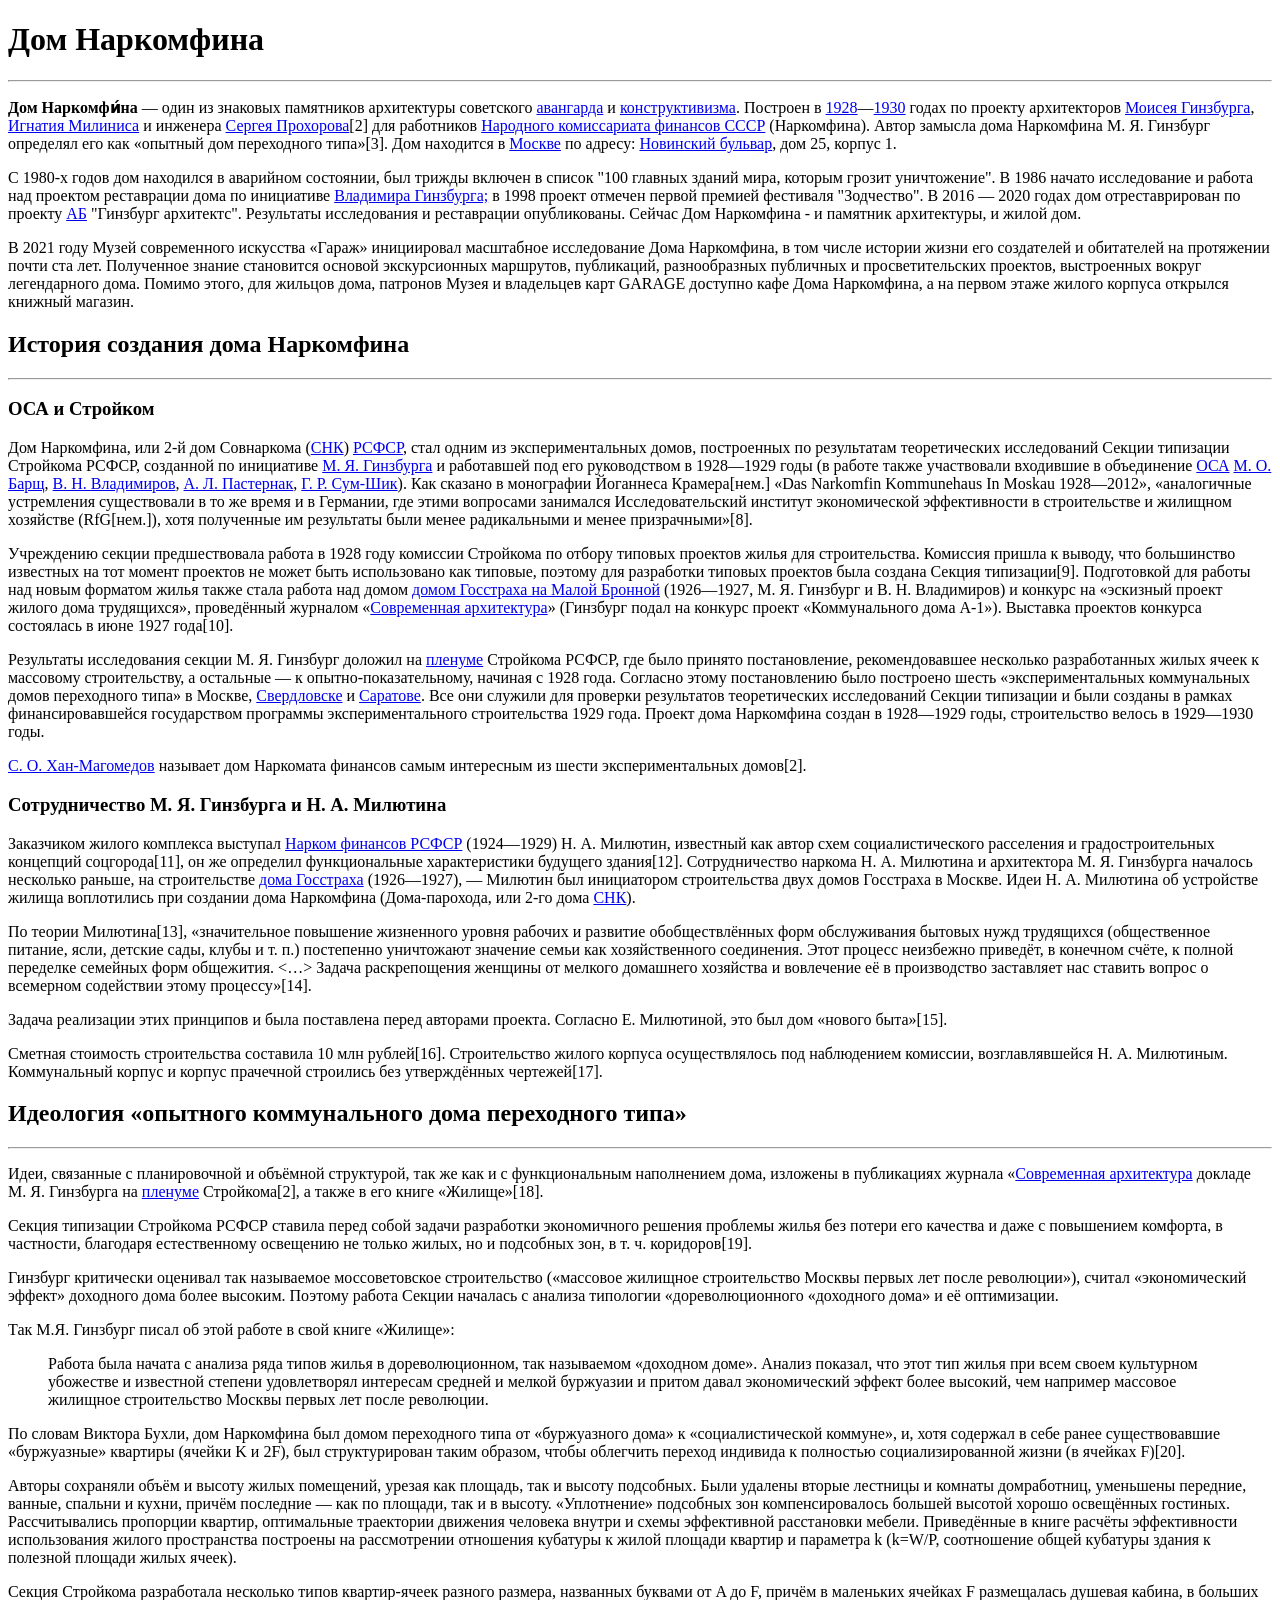
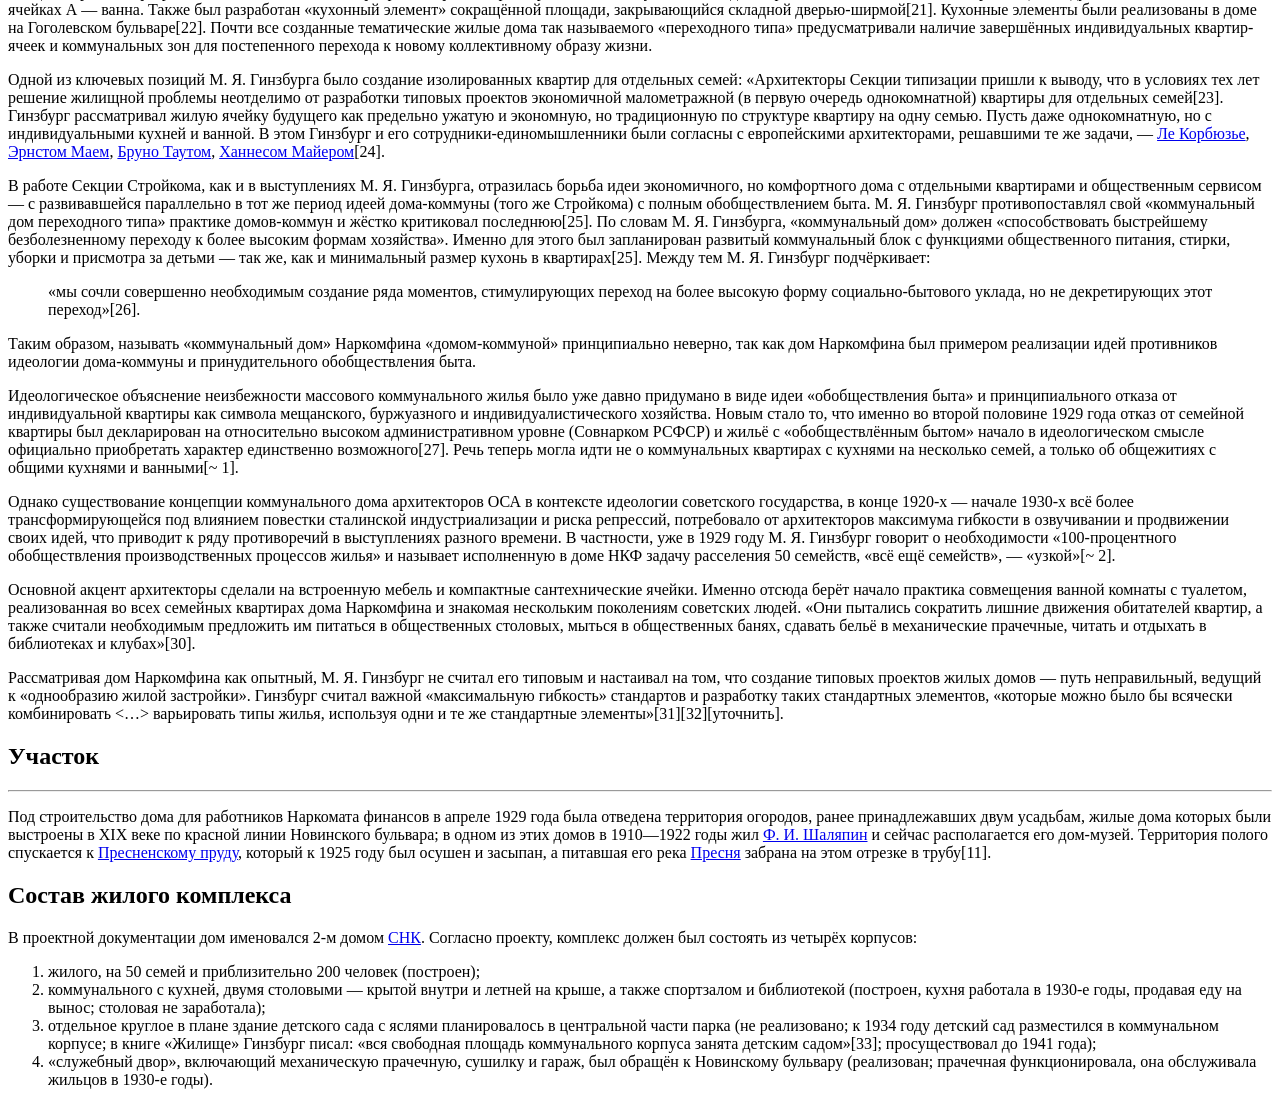
<file: lp.html>
<!DOCTYPE html>
<html lang="en">
    <head>
        <meta charset="UTF-8">
        <meta name="viewport" content="width=device-width, initial-scale=1.0">
        <title>Дом Наркомфина — Википедия</title>
    </head>
    <body>
        <header>
            <h1>Дом Наркомфина</h1>
            <hr>
        </header>
        <p><b>Дом Наркомфи́на</b> — один из знаковых памятников архитектуры советского <a href="https://ru.wikipedia.org/wiki/%D0%90%D0%B2%D0%B0%D0%BD%D0%B3%D0%B0%D1%80%D0%B4_(%D0%B8%D1%81%D0%BA%D1%83%D1%81%D1%81%D1%82%D0%B2%D0%BE)">авангарда</a> и <a href="https://ru.wikipedia.org/wiki/%D0%9A%D0%BE%D0%BD%D1%81%D1%82%D1%80%D1%83%D0%BA%D1%82%D0%B8%D0%B2%D0%B8%D0%B7%D0%BC_(%D0%B8%D1%81%D0%BA%D1%83%D1%81%D1%81%D1%82%D0%B2%D0%BE)">конструктивизма</a>. 
            Построен в <a href="https://ru.wikipedia.org/wiki/1928_%D0%B3%D0%BE%D0%B4">1928</a>—<a href="https://ru.wikipedia.org/wiki/1930_%D0%B3%D0%BE%D0%B4">1930</a> годах по проекту архитекторов <a href="https://ru.wikipedia.org/wiki/%D0%93%D0%B8%D0%BD%D0%B7%D0%B1%D1%83%D1%80%D0%B3,_%D0%9C%D0%BE%D0%B8%D1%81%D0%B5%D0%B9_%D0%AF%D0%BA%D0%BE%D0%B2%D0%BB%D0%B5%D0%B2%D0%B8%D1%87">Моисея Гинзбурга</a>, <a href="https://ru.wikipedia.org/wiki/%D0%9C%D0%B8%D0%BB%D0%B8%D0%BD%D0%B8%D1%81,_%D0%98%D0%B3%D0%BD%D0%B0%D1%82%D0%B8%D0%B9_%D0%A4%D1%80%D0%B0%D0%BD%D1%86%D0%B5%D0%B2%D0%B8%D1%87">Игнатия Милиниса</a> и инженера <a href="https://ru.wikipedia.org/wiki/%D0%A1%D0%B5%D1%80%D0%B3%D0%B5%D0%B9_%D0%9B%D1%8C%D0%B2%D0%BE%D0%B2%D0%B8%D1%87_%D0%9F%D1%80%D0%BE%D1%85%D0%BE%D1%80%D0%BE%D0%B2">Сергея Прохорова</a>[2] 
            для работников <a href="https://ru.wikipedia.org/wiki/%D0%9D%D0%B0%D1%80%D0%BE%D0%B4%D0%BD%D1%8B%D0%B9_%D0%BA%D0%BE%D0%BC%D0%B8%D1%81%D1%81%D0%B0%D1%80%D0%B8%D0%B0%D1%82_%D1%84%D0%B8%D0%BD%D0%B0%D0%BD%D1%81%D0%BE%D0%B2_%D0%A1%D0%A1%D0%A1%D0%A0">Народного комиссариата финансов СССР</a> (Наркомфина). Автор замысла дома Наркомфина М. Я. Гинзбург определял 
            его как «опытный дом переходного типа»[3]. Дом находится в <a href="https://ru.wikipedia.org/wiki/%D0%9C%D0%BE%D1%81%D0%BA%D0%B2%D0%B0">Москве</a> по адресу: <a href="https://ru.wikipedia.org/wiki/%D0%9D%D0%BE%D0%B2%D0%B8%D0%BD%D1%81%D0%BA%D0%B8%D0%B9_%D0%B1%D1%83%D0%BB%D1%8C%D0%B2%D0%B0%D1%80">Новинский бульвар</a>, дом 25, корпус 1.</p>
            
        <p>С 1980-х годов дом находился в аварийном состоянии, был трижды включен в список "100 главных зданий мира, которым грозит
            уничтожение". В 1986 начато исследование и работа над проектом реставрации дома по инициативе 
            <a href="https://ru.wikipedia.org/wiki/%D0%93%D0%B8%D0%BD%D0%B7%D0%B1%D1%83%D1%80%D0%B3,_%D0%92%D0%BB%D0%B0%D0%B4%D0%B8%D0%BC%D0%B8%D1%80_%D0%9C%D0%BE%D0%B8%D1%81%D0%B5%D0%B5%D0%B2%D0%B8%D1%87">Владимира Гинзбурга;</a>
            в 1998 проект отмечен первой премией фестиваля "Зодчество". В 2016 — 2020 годах дом отреставрирован по проекту
            <a href="https://ru.wikipedia.org/wiki/%D0%90%D1%80%D1%85%D0%B8%D1%82%D0%B5%D0%BA%D1%82%D1%83%D1%80%D0%BD%D0%BE%D0%B5_%D0%B1%D1%8E%D1%80%D0%BE">АБ</a>
            "Гинзбург архитектс". Результаты исследования и реставрации опубликованы. Сейчас Дом Наркомфина - и памятник архитектуры, и жилой дом.
        </p>

        <p>
            В 2021 году Музей современного искусства «Гараж» инициировал масштабное исследование Дома Наркомфина, в том числе истории жизни его создателей и обитателей на протяжении почти ста лет. Полученное знание становится основой экскурсионных маршрутов, публикаций, разнообразных публичных и просветительских проектов, выстроенных вокруг легендарного дома. Помимо этого, для жильцов дома, патронов Музея и владельцев карт GARAGE доступно кафе Дома Наркомфина, а на первом этаже жилого корпуса открылся книжный магазин.
        </p>

        <h2>История создания дома Наркомфина</h2>
        <hr>
        <h3>ОСА и Стройком</h3>
        <p>
            Дом Наркомфина, или 2-й дом Совнаркома (<a href="https://ru.wikipedia.org/wiki/%D0%A1%D0%BE%D0%B2%D0%B5%D1%82_%D0%BD%D0%B0%D1%80%D0%BE%D0%B4%D0%BD%D1%8B%D1%85_%D0%BA%D0%BE%D0%BC%D0%B8%D1%81%D1%81%D0%B0%D1%80%D0%BE%D0%B2">СНК</a>) <a href="https://ru.wikipedia.org/wiki/%D0%A0%D0%BE%D1%81%D1%81%D0%B8%D0%B9%D1%81%D0%BA%D0%B0%D1%8F_%D0%A1%D0%BE%D0%B2%D0%B5%D1%82%D1%81%D0%BA%D0%B0%D1%8F_%D0%A4%D0%B5%D0%B4%D0%B5%D1%80%D0%B0%D1%82%D0%B8%D0%B2%D0%BD%D0%B0%D1%8F_%D0%A1%D0%BE%D1%86%D0%B8%D0%B0%D0%BB%D0%B8%D1%81%D1%82%D0%B8%D1%87%D0%B5%D1%81%D0%BA%D0%B0%D1%8F_%D0%A0%D0%B5%D1%81%D0%BF%D1%83%D0%B1%D0%BB%D0%B8%D0%BA%D0%B0">РСФСР</a>, стал одним из экспериментальных домов, построенных по результатам теоретических исследований Секции типизации Стройкома РСФСР, созданной по инициативе <a href="https://ru.wikipedia.org/wiki/%D0%93%D0%B8%D0%BD%D0%B7%D0%B1%D1%83%D1%80%D0%B3,_%D0%9C%D0%BE%D0%B8%D1%81%D0%B5%D0%B9_%D0%AF%D0%BA%D0%BE%D0%B2%D0%BB%D0%B5%D0%B2%D0%B8%D1%87">М. Я. Гинзбурга</a> и работавшей под его руководством в 1928—1929 годы (в работе также участвовали входившие в объединение <a href="https://ru.wikipedia.org/wiki/%D0%9E%D0%B1%D1%8A%D0%B5%D0%B4%D0%B8%D0%BD%D0%B5%D0%BD%D0%B8%D0%B5_%D1%81%D0%BE%D0%B2%D1%80%D0%B5%D0%BC%D0%B5%D0%BD%D0%BD%D1%8B%D1%85_%D0%B0%D1%80%D1%85%D0%B8%D1%82%D0%B5%D0%BA%D1%82%D0%BE%D1%80%D0%BE%D0%B2">ОСА</a> <a href="https://ru.wikipedia.org/wiki/%D0%91%D0%B0%D1%80%D1%89,_%D0%9C%D0%B8%D1%85%D0%B0%D0%B8%D0%BB_%D0%9E%D1%81%D0%B8%D0%BF%D0%BE%D0%B2%D0%B8%D1%87">М. О. Барщ</a>, <a href="https://ru.wikipedia.org/wiki/%D0%92%D0%BB%D0%B0%D0%B4%D0%B8%D0%BC%D0%B8%D1%80%D0%BE%D0%B2,_%D0%92%D1%8F%D1%87%D0%B5%D1%81%D0%BB%D0%B0%D0%B2_%D0%9D%D0%B8%D0%BA%D0%BE%D0%BB%D0%B0%D0%B5%D0%B2%D0%B8%D1%87">В. Н. Владимиров</a>, <a href="https://ru.wikipedia.org/wiki/%D0%9F%D0%B0%D1%81%D1%82%D0%B5%D1%80%D0%BD%D0%B0%D0%BA,_%D0%90%D0%BB%D0%B5%D0%BA%D1%81%D0%B0%D0%BD%D0%B4%D1%80_%D0%9B%D0%B5%D0%BE%D0%BD%D0%B8%D0%B4%D0%BE%D0%B2%D0%B8%D1%87">А. Л. Пастернак</a>, <a href="https://ru.wikipedia.org/wiki/%D0%A1%D1%83%D0%BC-%D0%A8%D0%B8%D0%BA,_%D0%93%D1%80%D0%B8%D0%B3%D0%BE%D1%80%D0%B8%D0%B9_%D0%A0%D0%BE%D0%BC%D0%B0%D0%BD%D0%BE%D0%B2%D0%B8%D1%87?action=edit&redlink=1">Г. Р. Сум-Шик</a>). Как сказано в монографии Йоганнеса Крамера[нем.] «Das Narkomfin Kommunehaus In Moskau 1928—2012», «аналогичные устремления существовали в то же время и в Германии, где этими вопросами занимался Исследовательский институт экономической эффективности в строительстве и жилищном хозяйстве (RfG[нем.]), хотя полученные им результаты были менее радикальными и менее призрачными»[8].
        </p>
        <p>
            Учреждению секции предшествовала работа в 1928 году комиссии Стройкома по отбору типовых проектов жилья для строительства. Комиссия пришла к выводу, что большинство известных на тот момент проектов не может быть использовано как типовые, поэтому для разработки типовых проектов была создана Секция типизации[9]. Подготовкой для работы над новым форматом жилья также стала работа над домом <a href="https://ru.wikipedia.org/wiki/%D0%96%D0%B8%D0%BB%D0%BE%D0%B9_%D0%B4%D0%BE%D0%BC_%D0%93%D0%BE%D1%81%D1%81%D1%82%D1%80%D0%B0%D1%85%D0%B0_%D0%BD%D0%B0_%D0%9C%D0%B0%D0%BB%D0%BE%D0%B9_%D0%91%D1%80%D0%BE%D0%BD%D0%BD%D0%BE%D0%B9">домом Госстраха на Малой Бронной</a> (1926—1927, М. Я. Гинзбург и В. Н. Владимиров) и конкурс на «эскизный проект жилого дома трудящихся», проведённый журналом «<a href="https://ru.wikipedia.org/wiki/%D0%A1%D0%BE%D0%B2%D1%80%D0%B5%D0%BC%D0%B5%D0%BD%D0%BD%D0%B0%D1%8F_%D0%B0%D1%80%D1%85%D0%B8%D1%82%D0%B5%D0%BA%D1%82%D1%83%D1%80%D0%B0_(%D0%B6%D1%83%D1%80%D0%BD%D0%B0%D0%BB)">Современная архитектура</a>» (Гинзбург подал на конкурс проект «Коммунального дома А-1»). Выставка проектов конкурса состоялась в июне 1927 года[10].
        </p>
        <p>Результаты исследования секции М. Я. Гинзбург доложил на <a href="https://ru.wikipedia.org/wiki/%D0%9F%D0%BB%D0%B5%D0%BD%D0%B0%D1%80%D0%BD%D0%BE%D0%B5_%D0%B7%D0%B0%D1%81%D0%B5%D0%B4%D0%B0%D0%BD%D0%B8%D0%B5">пленуме</a> Стройкома РСФСР, где было принято постановление, рекомендовавшее несколько разработанных жилых ячеек к массовому строительству, а остальные — к опытно-показательному, начиная с 1928 года. Согласно этому постановлению было построено шесть «экспериментальных коммунальных домов переходного типа» в Москве, <a href="https://ru.wikipedia.org/wiki/%D0%95%D0%BA%D0%B0%D1%82%D0%B5%D1%80%D0%B8%D0%BD%D0%B1%D1%83%D1%80%D0%B3">Свердловске</a> и <a href="https://ru.wikipedia.org/wiki/%D0%A1%D0%B0%D1%80%D0%B0%D1%82%D0%BE%D0%B2">Саратове</a>. Все они служили для проверки результатов теоретических исследований Секции типизации и были созданы в рамках финансировавшейся государством программы экспериментального строительства 1929 года. Проект дома Наркомфина создан в 1928—1929 годы, строительство велось в 1929—1930 годы.</p>
        <p><a href="https://ru.wikipedia.org/wiki/%D0%A5%D0%B0%D0%BD-%D0%9C%D0%B0%D0%B3%D0%BE%D0%BC%D0%B5%D0%B4%D0%BE%D0%B2,_%D0%A1%D0%B5%D0%BB%D0%B8%D0%BC_%D0%9E%D0%BC%D0%B0%D1%80%D0%BE%D0%B2%D0%B8%D1%87">С. О. Хан-Магомедов</a> называет дом Наркомата финансов самым интересным из шести экспериментальных домов[2].</p>
        <h3>Сотрудничество М. Я. Гинзбурга и Н. А. Милютина</h3>
        <p>Заказчиком жилого комплекса выступал <a href="https://ru.wikipedia.org/wiki/%D0%9D%D0%B0%D1%80%D0%BE%D0%B4%D0%BD%D1%8B%D0%B9_%D0%BA%D0%BE%D0%BC%D0%B8%D1%81%D1%81%D0%B0%D1%80%D0%B8%D0%B0%D1%82_%D1%84%D0%B8%D0%BD%D0%B0%D0%BD%D1%81%D0%BE%D0%B2_%D0%A0%D0%A1%D0%A4%D0%A1%D0%A0">Нарком финансов РСФСР</a> (1924—1929) Н. А. Милютин, известный как автор схем социалистического расселения и градостроительных концепций соцгорода[11], он же определил функциональные характеристики будущего здания[12]. Сотрудничество наркома Н. А. Милютина и архитектора М. Я. Гинзбурга началось несколько раньше, на строительстве <a href="https://ru.wikipedia.org/wiki/%D0%96%D0%B8%D0%BB%D0%BE%D0%B9_%D0%B4%D0%BE%D0%BC_%D0%93%D0%BE%D1%81%D1%81%D1%82%D1%80%D0%B0%D1%85%D0%B0_%D0%BD%D0%B0_%D0%9C%D0%B0%D0%BB%D0%BE%D0%B9_%D0%91%D1%80%D0%BE%D0%BD%D0%BD%D0%BE%D0%B9">дома Госстраха</a> (1926—1927), — Милютин был инициатором строительства двух домов Госстраха в Москве. Идеи Н. А. Милютина об устройстве жилища воплотились при создании дома Наркомфина (Дома-парохода, или 2-го дома <a href="https://ru.wikipedia.org/wiki/%D0%A1%D0%BE%D0%B2%D0%B5%D1%82_%D0%BD%D0%B0%D1%80%D0%BE%D0%B4%D0%BD%D1%8B%D1%85_%D0%BA%D0%BE%D0%BC%D0%B8%D1%81%D1%81%D0%B0%D1%80%D0%BE%D0%B2">СНК</a>).</p>
        <p>По теории Милютина[13], «значительное повышение жизненного уровня рабочих и развитие обобществлённых форм обслуживания бытовых нужд трудящихся (общественное питание, ясли, детские сады, клубы и т. п.) постепенно уничтожают значение семьи как хозяйственного соединения. Этот процесс неизбежно приведёт, в конечном счёте, к полной переделке семейных форм общежития. <…> Задача раскрепощения женщины от мелкого домашнего хозяйства и вовлечение её в производство заставляет нас ставить вопрос о всемерном содействии этому процессу»[14].</p>
        <p>Задача реализации этих принципов и была поставлена перед авторами проекта. Согласно Е. Милютиной, это был дом «нового быта»[15].</p>
        <p>Сметная стоимость строительства составила 10 млн рублей[16]. Строительство жилого корпуса осуществлялось под наблюдением комиссии, возглавлявшейся Н. А. Милютиным. Коммунальный корпус и корпус прачечной строились без утверждённых чертежей[17].</p>

        <h2>Идеология «опытного коммунального дома переходного типа»</h2>
        <hr>
        <p>Идеи, связанные с планировочной и объёмной структурой, так же как и с функциональным наполнением дома, изложены в публикациях журнала «<a href="https://ru.wikipedia.org/wiki/%D0%A1%D0%BE%D0%B2%D1%80%D0%B5%D0%BC%D0%B5%D0%BD%D0%BD%D0%B0%D1%8F_%D0%B0%D1%80%D1%85%D0%B8%D1%82%D0%B5%D0%BA%D1%82%D1%83%D1%80%D0%B0_(%D0%B6%D1%83%D1%80%D0%BD%D0%B0%D0%BB)">Современная архитектура</a> докладе М. Я. Гинзбурга на <a href="https://ru.wikipedia.org/wiki/%D0%9F%D0%BB%D0%B5%D0%BD%D0%B0%D1%80%D0%BD%D0%BE%D0%B5_%D0%B7%D0%B0%D1%81%D0%B5%D0%B4%D0%B0%D0%BD%D0%B8%D0%B5">пленуме</a> Стройкома[2], а также в его книге «Жилище»[18].</p>
        <p>Секция типизации Стройкома РСФСР ставила перед собой задачи разработки экономичного решения проблемы жилья без потери его качества и даже с повышением комфорта, в частности, благодаря естественному освещению не только жилых, но и подсобных зон, в т. ч. коридоров[19].</p>
        <p>Гинзбург критически оценивал так называемое моссоветовское строительство («массовое жилищное строительство Москвы первых лет после революции»), считал «экономический эффект» доходного дома более высоким. Поэтому работа Секции началась с анализа типологии «дореволюционного «доходного дома» и её оптимизации.</p>
        <p>Так М.Я. Гинзбург писал об этой работе в свой книге «Жилище»:</p>
        <blockquote>Работа была начата с анализа ряда типов жилья в дореволюционном, так называемом «доходном доме». Анализ показал, что этот тип жилья при всем своем культурном убожестве и известной степени удовлетворял интересам средней и мелкой буржуазии и притом давал экономический эффект более высокий, чем например массовое жилищное строительство Москвы первых лет после революции.</blockquote>
        <p>По словам Виктора Бухли, дом Наркомфина был домом переходного типа от «буржуазного дома» к «социалистической коммуне», и, хотя содержал в себе ранее существовавшие «буржуазные» квартиры (ячейки K и 2F), был структурирован таким образом, чтобы облегчить переход индивида к полностью социализированной жизни (в ячейках F)[20].</p>
        <p>Авторы сохраняли объём и высоту жилых помещений, урезая как площадь, так и высоту подсобных. Были удалены вторые лестницы и комнаты домработниц, уменьшены передние, ванные, спальни и кухни, причём последние — как по площади, так и в высоту. «Уплотнение» подсобных зон компенсировалось большей высотой хорошо освещённых гостиных. Рассчитывались пропорции квартир, оптимальные траектории движения человека внутри и схемы эффективной расстановки мебели. Приведённые в книге расчёты эффективности использования жилого пространства построены на рассмотрении отношения кубатуры к жилой площади квартир и параметра k (k=W/P, соотношение общей кубатуры здания к полезной площади жилых ячеек).</p>
        <p>Секция Стройкома разработала несколько типов квартир-ячеек разного размера, названных буквами от A до F, причём в маленьких ячейках F размещалась душевая кабина, в больших ячейках А — ванна. Также был разработан «кухонный элемент» сокращённой площади, закрывающийся складной дверью-ширмой[21]. Кухонные элементы были реализованы в доме на Гоголевском бульваре[22]. Почти все созданные тематические жилые дома так называемого «переходного типа» предусматривали наличие завершённых индивидуальных квартир-ячеек и коммунальных зон для постепенного перехода к новому коллективному образу жизни.</p>
        <p>Одной из ключевых позиций М. Я. Гинзбурга было создание изолированных квартир для отдельных семей: «Архитекторы Секции типизации пришли к выводу, что в условиях тех лет решение жилищной проблемы неотделимо от разработки типовых проектов экономичной малометражной (в первую очередь однокомнатной) квартиры для отдельных семей[23]. Гинзбург рассматривал жилую ячейку будущего как предельно ужатую и экономную, но традиционную по структуре квартиру на одну семью. Пусть даже однокомнатную, но с индивидуальными кухней и ванной. В этом Гинзбург и его сотрудники-единомышленники были согласны с европейскими архитекторами, решавшими те же задачи, — <a href="https://ru.wikipedia.org/wiki/%D0%9B%D0%B5_%D0%9A%D0%BE%D1%80%D0%B1%D1%8E%D0%B7%D1%8C%D0%B5">Ле Корбюзье</a>, <a href="https://ru.wikipedia.org/wiki/%D0%9C%D0%B0%D0%B9,_%D0%AD%D1%80%D0%BD%D1%81%D1%82">Эрнстом Маем</a>, <a href="https://ru.wikipedia.org/wiki/%D0%A2%D0%B0%D1%83%D1%82,_%D0%91%D1%80%D1%83%D0%BD%D0%BE">Бруно Таутом</a>, <a href="https://ru.wikipedia.org/wiki/%D0%9C%D0%B0%D0%B9%D0%B5%D1%80,_%D0%A5%D0%B0%D0%BD%D0%BD%D0%B5%D1%81">Ханнесом Майером</a>[24].</p>
        <p>В работе Секции Стройкома, как и в выступлениях М. Я. Гинзбурга, отразилась борьба идеи экономичного, но комфортного дома с отдельными квартирами и общественным сервисом — с развивавшейся параллельно в тот же период идеей дома-коммуны (того же Стройкома) с полным обобществлением быта. М. Я. Гинзбург противопоставлял свой «коммунальный дом переходного типа» практике домов-коммун и жёстко критиковал последнюю[25]. По словам М. Я. Гинзбурга, «коммунальный дом» должен «способствовать быстрейшему безболезненному переходу к более высоким формам хозяйства». Именно для этого был запланирован развитый коммунальный блок с функциями общественного питания, стирки, уборки и присмотра за детьми — так же, как и минимальный размер кухонь в квартирах[25]. Между тем М. Я. Гинзбург подчёркивает:</p>
        <blockquote>«мы сочли совершенно необходимым создание ряда моментов, стимулирующих переход на более высокую форму социально-бытового уклада, но не декретирующих этот переход»[26].</blockquote>
        <p>Таким образом, называть «коммунальный дом» Наркомфина «домом-коммуной» принципиально неверно, так как дом Наркомфина был примером реализации идей противников идеологии дома-коммуны и принудительного обобществления быта.</p>
        <p>Идеологическое объяснение неизбежности массового коммунального жилья было уже давно придумано в виде идеи «обобществления быта» и принципиального отказа от индивидуальной квартиры как символа мещанского, буржуазного и индивидуалистического хозяйства. Новым стало то, что именно во второй половине 1929 года отказ от семейной квартиры был декларирован на относительно высоком административном уровне (Совнарком РСФСР) и жильё с «обобществлённым бытом» начало в идеологическом смысле официально приобретать характер единственно возможного[27]. Речь теперь могла идти не о коммунальных квартирах с кухнями на несколько семей, а только об общежитиях с общими кухнями и ванными[~ 1].</p>
        <p>Однако существование концепции коммунального дома архитекторов ОСА в контексте идеологии советского государства, в конце 1920-х — начале 1930-х всё более трансформирующейся под влиянием повестки сталинской индустриализации и риска репрессий, потребовало от архитекторов максимума гибкости в озвучивании и продвижении своих идей, что приводит к ряду противоречий в выступлениях разного времени. В частности, уже в 1929 году М. Я. Гинзбург говорит о необходимости «100-процентного обобществления производственных процессов жилья» и называет исполненную в доме НКФ задачу расселения 50 семейств, «всё ещё семейств», — «узкой»[~ 2].</p>
        <p>Основной акцент архитекторы сделали на встроенную мебель и компактные сантехнические ячейки. Именно отсюда берёт начало практика совмещения ванной комнаты с туалетом, реализованная во всех семейных квартирах дома Наркомфина и знакомая нескольким поколениям советских людей. «Они пытались сократить лишние движения обитателей квартир, а также считали необходимым предложить им питаться в общественных столовых, мыться в общественных банях, сдавать бельё в механические прачечные, читать и отдыхать в библиотеках и клубах»[30].</p>
        <p>Рассматривая дом Наркомфина как опытный, М. Я. Гинзбург не считал его типовым и настаивал на том, что создание типовых проектов жилых домов — путь неправильный, ведущий к «однообразию жилой застройки». Гинзбург считал важной «максимальную гибкость» стандартов и разработку таких стандартных элементов, «которые можно было бы всячески комбинировать <…> варьировать типы жилья, используя одни и те же стандартные элементы»[31][32][уточнить].</p>
        <h2>Участок</h2>
        <hr>
        <p>Под строительство дома для работников Наркомата финансов в апреле 1929 года была отведена территория огородов, ранее принадлежавших двум усадьбам, жилые дома которых были выстроены в XIX веке по красной линии Новинского бульвара; в одном из этих домов в 1910—1922 годы жил <a href="https://ru.wikipedia.org/wiki/%D0%A8%D0%B0%D0%BB%D1%8F%D0%BF%D0%B8%D0%BD,_%D0%A4%D1%91%D0%B4%D0%BE%D1%80_%D0%98%D0%B2%D0%B0%D0%BD%D0%BE%D0%B2%D0%B8%D1%87">Ф. И. Шаляпин</a> и сейчас располагается его дом-музей. Территория полого спускается к <a href="https://ru.wikipedia.org/wiki/%D0%9F%D1%80%D0%B5%D1%81%D0%BD%D0%B5%D0%BD%D1%81%D0%BA%D0%B8%D0%B5_%D0%BF%D1%80%D1%83%D0%B4%D1%8B">Пресненскому пруду</a>, который к 1925 году был осушен и засыпан, а питавшая его река <a href="https://ru.wikipedia.org/wiki/%D0%9F%D1%80%D0%B5%D1%81%D0%BD%D1%8F_(%D1%80%D0%B5%D0%BA%D0%B0)">Пресня</a> забрана на этом отрезке в трубу[11].</p>
        <h2>Состав жилого комплекса</h2>
        <p>В проектной документации дом именовался 2-м домом <a href="https://ru.wikipedia.org/wiki/%D0%A1%D0%BE%D0%B2%D0%B5%D1%82_%D0%BD%D0%B0%D1%80%D0%BE%D0%B4%D0%BD%D1%8B%D1%85_%D0%BA%D0%BE%D0%BC%D0%B8%D1%81%D1%81%D0%B0%D1%80%D0%BE%D0%B2">СНК</a>. Согласно проекту, комплекс должен был состоять из четырёх корпусов:</p>
        <ol>
            <li>жилого, на 50 семей и приблизительно 200 человек (построен);</li>
            <li>коммунального с кухней, двумя столовыми — крытой внутри и летней на крыше, а также спортзалом и библиотекой (построен, кухня работала в 1930-е годы, продавая еду на вынос; столовая не заработала);</li>
            <li>отдельное круглое в плане здание детского сада с яслями планировалось в центральной части парка (не реализовано; к 1934 году детский сад разместился в коммунальном корпусе; в книге «Жилище» Гинзбург писал: «вся свободная площадь коммунального корпуса занята детским садом»[33]; просуществовал до 1941 года);</li>
            <li>«служебный двор», включающий механическую прачечную, сушилку и гараж, был обращён к Новинскому бульвару (реализован; прачечная функционировала, она обслуживала жильцов в 1930-е годы).</li>
        </ol>
    </body>
</html>
</file>
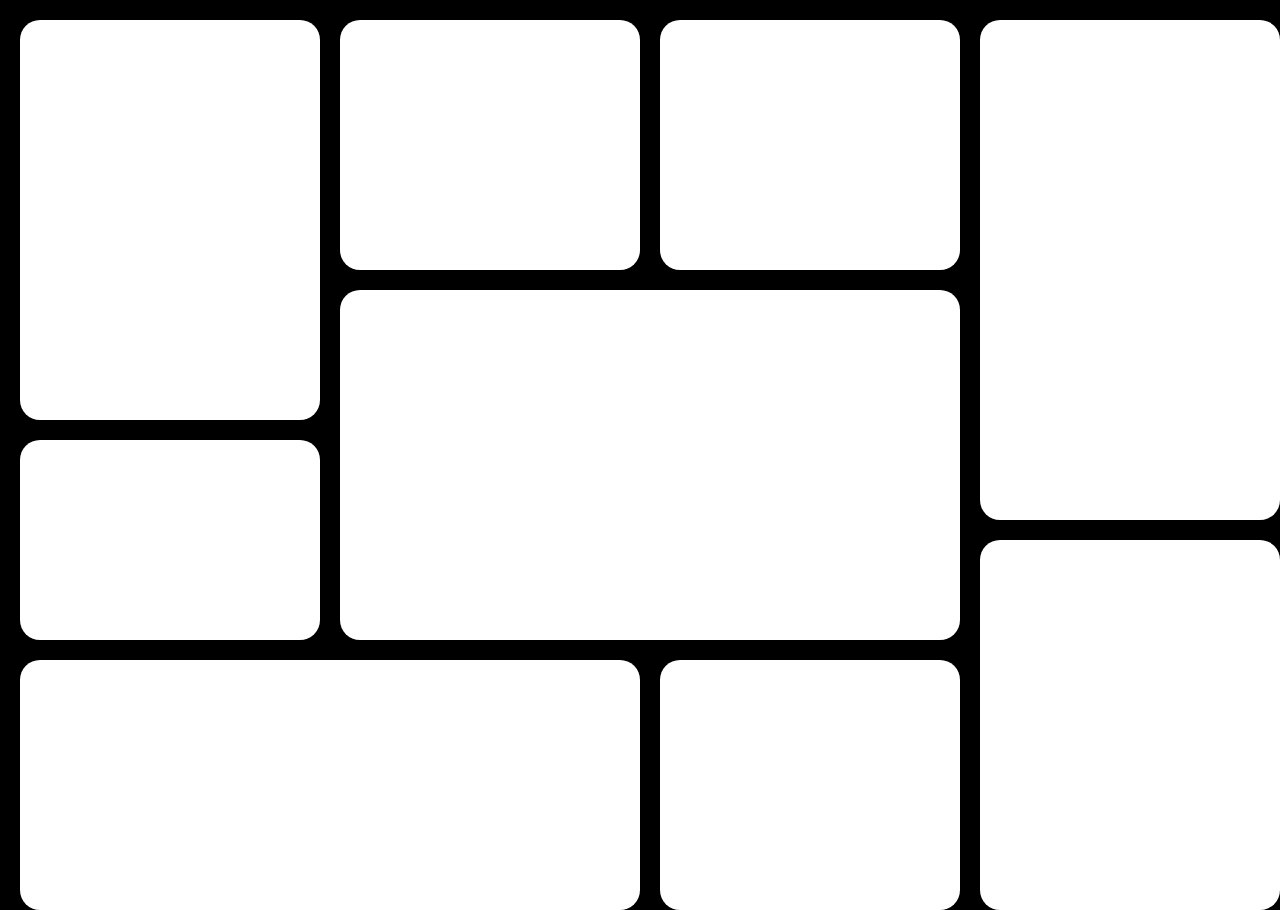
<file: дздздз1.html>
<!DOCTYPE html>
<html>
<head>

<style>

body {
    margin: 0;
    background: black;
}

.container {
    position: relative;
    width: 100vw;
    height: 100vh;
}

.block {
    position: absolute;
    background: white;
    border-radius: 20px;
}

.block1 {
    width: 300px;
    height: 400px;
    left: 20px;
    top: 20px;
}

.block2 {
    width: 300px;
    height: 200px;
    left: 20px;
    top: 440px;
}

.block3 {
    width: 620px;
    height: 250px;
    left: 20px;
    top: 660px;
}

.block4 {
    width: 300px;
    height: 250px;
    left: 340px;
    top: 20px;
}

.block5 {
    width: 300px;
    height: 250px;
    left: 660px;
    top: 20px;
}

.block6 {
    width: 620px;
    height: 350px;
    left: 340px;
    top: 290px;
}

.block7 {
    width: 300px;
    height: 250px;
    left: 660px;
    top: 660px;
}

.block8 {
    width: 300px;
    height: 500px;
    left: 980px;
    top: 20px;
}

.block9 {
    width: 300px;
    height: 370px;
    left: 980px;
    top: 540px;
}

</style>

</head>

<body>

<div class="container">

    <div class="block block1"></div>
    <div class="block block2"></div>
    <div class="block block3"></div>
    <div class="block block4"></div>
    <div class="block block5"></div>
    <div class="block block6"></div>
    <div class="block block7"></div>
    <div class="block block8"></div>
    <div class="block block9"></div>

</div>

</body>
</html>
</file>
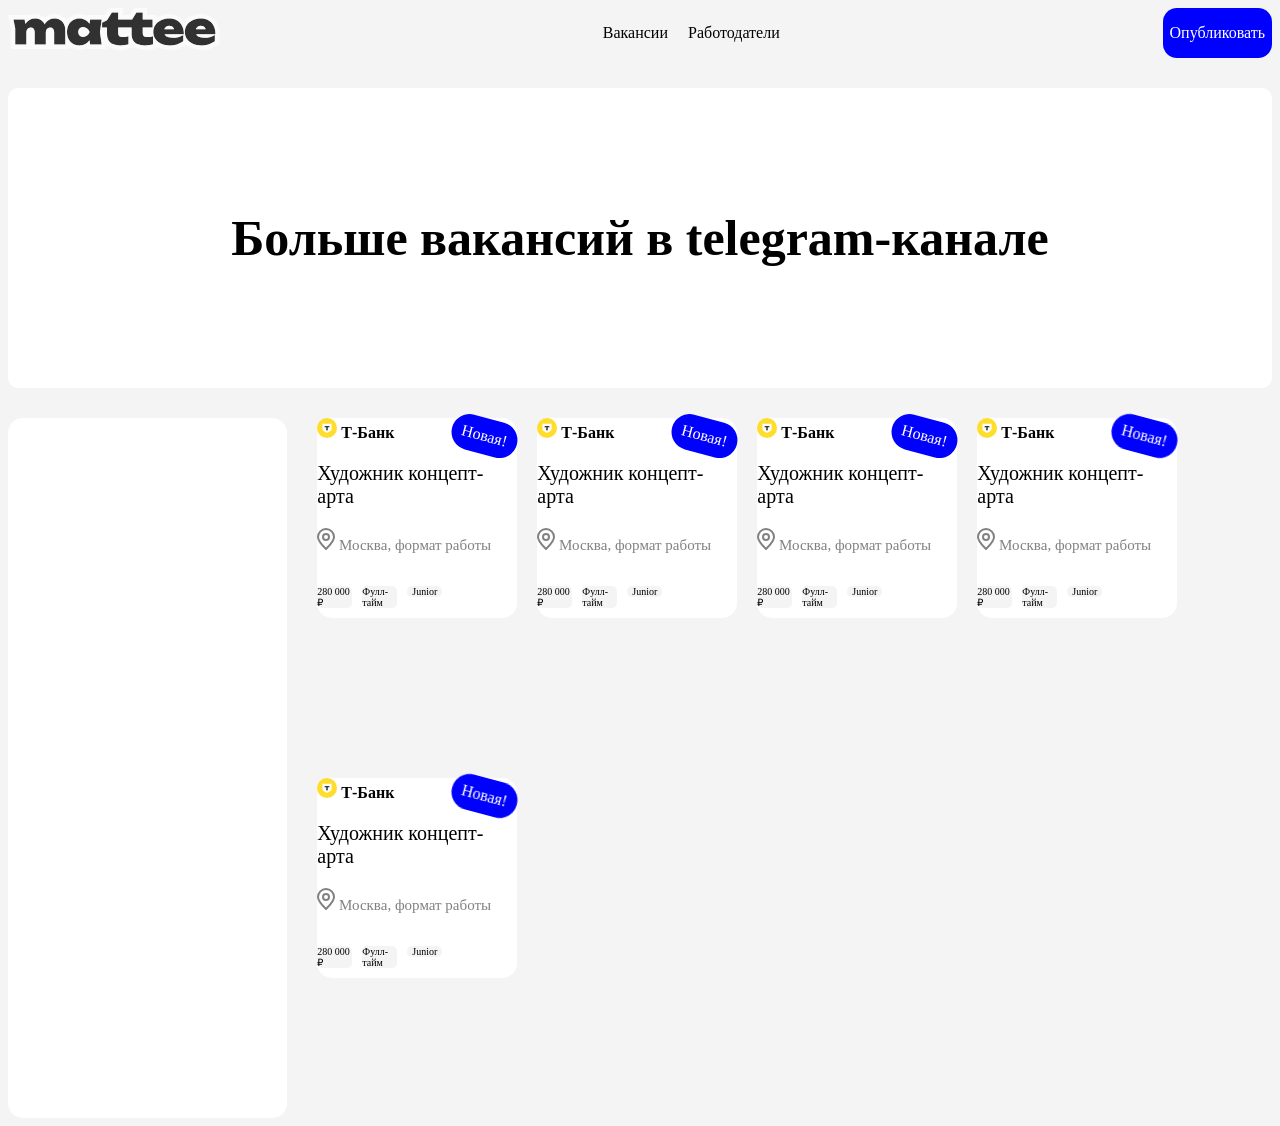
<file: семинар67.html>
<!DOCTYPE html>
<html lang="en">
<head>
    <meta charset="UTF-8">
    <meta name="viewport" content="width=device-width, initial-scale=1.0">
    <title>Document</title>
    <link rel="stylesheet" href="reset.css">
    <link rel="stylesheet" href="style.css">
</head>
<body>
    <nav>
        <div>
            <svg width="212" height="42" viewBox="0 0 212 42" fill="none" xmlns="http://www.w3.org/2000/svg">
            <foreignObject x="-2.01874" y="-2.01874" width="215.998" height="45.929"><div xmlns="http://www.w3.org/1999/xhtml" style="backdrop-filter:blur(1.01px);clip-path:url(#bgblur_0_880_1226_clip_path);height:100%;width:100%"></div></foreignObject><g data-figma-bg-blur-radius="2.01874">
            <mask id="path-1-outside-1_880_1226" maskUnits="userSpaceOnUse" x="-0.540527" y="-0.49871" width="213" height="43" fill="black">
            <rect fill="white" x="-0.540527" y="-0.49871" width="213" height="43"/>
            <path fill-rule="evenodd" clip-rule="evenodd" d="M123.583 19.4985H120.031H118.628H110.165V24.2784C110.165 26.0617 110.472 27.3187 111.086 28.0496C111.7 28.7512 112.957 29.102 114.857 29.102C116.026 29.102 117.064 29.029 117.97 28.8828C118.906 28.7074 119.739 28.5027 120.47 28.2689V36.2937C119.476 36.5861 118.248 36.8345 116.786 37.0392C115.354 37.2731 113.848 37.39 112.27 37.39C109.288 37.39 106.818 36.9515 104.859 36.0745C102.9 35.1682 101.438 33.8673 100.474 32.1717C99.5089 30.4761 99.0266 28.4589 99.0266 26.1201V19.4985H94.0713V14.7187L99.0266 12.2192L103.894 4.50129H110.165V11.386H118.628H120.031H124.113L128.451 4.50129H134.722V11.386H144.588V19.4985H134.722V24.2784C134.722 26.0617 135.029 27.3187 135.643 28.0496C136.257 28.7512 137.514 29.102 139.414 29.102C140.583 29.102 141.621 29.029 142.527 28.8828C143.463 28.7074 144.296 28.5027 145.027 28.2689V36.2937C144.033 36.5861 142.805 36.8345 141.343 37.0392C139.911 37.2731 138.405 37.39 136.827 37.39C133.845 37.39 131.374 36.9515 129.416 36.0745C127.457 35.1682 125.995 33.8673 125.031 32.1717C124.066 30.4761 123.583 28.4589 123.583 26.1201V19.4985ZM193.252 37.3902C190.123 37.3902 187.317 36.8347 184.832 35.7238C182.376 34.5837 180.432 33.005 179 30.9879C177.567 28.9415 176.851 26.5735 176.851 23.8839C176.851 21.2236 177.538 18.8994 178.912 16.9115C180.315 14.9236 182.216 13.3741 184.613 12.2632C187.01 11.1523 189.7 10.5969 192.681 10.5969C195.81 10.5969 198.47 11.24 200.662 12.5263C202.855 13.8126 204.536 15.6398 205.705 18.0078C206.875 20.3465 207.459 23.1238 207.459 26.3396H188.224C188.323 26.5532 188.435 26.7579 188.559 26.9535C189.203 27.889 190.167 28.6053 191.454 29.1022C192.74 29.5992 194.362 29.8477 196.321 29.8477C198.221 29.8477 200.063 29.6138 201.846 29.1461C203.659 28.6491 205.325 27.9475 206.846 27.0412V33.3558C204.975 34.6714 202.84 35.68 200.443 36.3816C198.075 37.054 195.678 37.3902 193.252 37.3902ZM187.946 21.2089C188.02 20.9668 188.107 20.7329 188.209 20.5073C188.618 19.6303 189.203 18.9433 189.963 18.4463C190.752 17.9493 191.702 17.7008 192.813 17.7008C193.807 17.7008 194.655 17.9055 195.356 18.3147C196.087 18.6948 196.672 19.2649 197.111 20.025C197.314 20.3785 197.487 20.7732 197.628 21.2089H187.946ZM82.1184 36.6009L81.497 32.2509C80.4725 33.6847 79.218 34.8424 77.7333 35.7239C75.8915 36.8348 73.772 37.3903 71.3748 37.3903C68.9191 37.3903 66.7558 36.8348 64.8848 35.7239C63.043 34.613 61.5959 33.049 60.5434 31.0318C59.5202 29.0146 59.0086 26.6759 59.0086 24.0155C59.0086 21.326 59.5202 18.9726 60.5434 16.9554C61.5959 14.9382 63.043 13.3742 64.8848 12.2633C66.7558 11.1524 68.9191 10.5969 71.3748 10.5969C73.772 10.5969 75.8915 11.1524 77.7333 12.2633C79.2102 13.1171 80.4686 14.2625 81.5083 15.6993L82.1184 11.3863H93.6953L91.9412 23.9717L93.6953 36.6009H82.1184ZM70.2346 24.0155C70.2346 24.9803 70.4247 25.8427 70.8047 26.6028C71.214 27.3336 71.7695 27.9183 72.4711 28.3568C73.2019 28.7953 74.0351 29.0146 74.9706 29.0146C75.9354 29.0146 76.8709 28.7953 77.7771 28.3568C78.6834 27.9183 79.4727 27.3336 80.1451 26.6028C80.8467 25.8427 81.3291 24.9803 81.5922 24.0155C81.3291 23.0508 80.8467 22.1884 80.1451 21.4283C79.4727 20.6682 78.6834 20.0689 77.7771 19.6304C76.8709 19.1918 75.9354 18.9726 74.9706 18.9726C74.0351 18.9726 73.2019 19.1918 72.4711 19.6304C71.7695 20.0689 71.214 20.6682 70.8047 21.4283C70.4247 22.1884 70.2346 23.0508 70.2346 24.0155ZM153.258 35.7232C155.743 36.8341 158.55 37.3896 161.678 37.3896C164.104 37.3896 166.501 37.0534 168.869 36.381C171.267 35.6793 173.401 34.6708 175.272 33.3552V27.0406C173.751 27.9469 172.085 28.6485 170.273 29.1455C168.489 29.6132 166.648 29.8471 164.747 29.8471C162.789 29.8471 161.166 29.5986 159.88 29.1016C158.593 28.6046 157.629 27.8884 156.986 26.9529C156.861 26.7573 156.749 26.5526 156.65 26.339H175.886C175.886 23.1232 175.301 20.3459 174.132 18.0072C172.962 15.6392 171.281 13.812 169.089 12.5257C166.896 11.2394 164.236 10.5962 161.108 10.5962C158.126 10.5962 155.436 11.1517 153.039 12.2626C150.642 13.3735 148.741 14.9229 147.338 16.9109C145.964 18.8988 145.277 21.2229 145.277 23.8833C145.277 26.5728 145.993 28.9408 147.426 30.9872C148.858 33.0044 150.802 34.5831 153.258 35.7232ZM156.635 20.5067C156.534 20.7323 156.446 20.9662 156.372 21.2083H166.054C165.913 20.7725 165.741 20.3779 165.537 20.0243C165.098 19.2642 164.513 18.6942 163.783 18.3141C163.081 17.9048 162.233 17.7002 161.239 17.7002C160.128 17.7002 159.178 17.9487 158.389 18.4457C157.629 18.9427 157.044 19.6297 156.635 20.5067ZM36.6099 16.4222C36.6763 16.3056 36.7442 16.1909 36.8134 16.078C37.9243 14.2362 39.2837 12.8622 40.8916 11.956C42.4995 11.0497 44.2243 10.5966 46.0661 10.5966C48.434 10.5966 50.4512 11.0935 52.1176 12.0875C53.8132 13.0523 55.0995 14.4263 55.9765 16.2096C56.8535 17.9636 57.2921 20.0247 57.2921 22.3926V36.6006H46.1538V23.9713C46.1538 22.5681 45.8029 21.4864 45.1013 20.7263C44.4289 19.9662 43.4496 19.5861 42.1633 19.5861C41.257 19.5861 40.4677 19.7908 39.7953 20.2001C39.1521 20.5801 38.6551 21.1502 38.3043 21.9103C37.9827 22.6411 37.822 23.5328 37.822 24.5852V36.6006H26.6836V23.9713C26.6836 22.5681 26.3328 21.4864 25.6312 20.7263C24.9588 19.9662 23.9795 19.5861 22.6932 19.5861C21.7869 19.5861 20.9976 19.7908 20.3252 20.2001C19.682 20.5801 19.185 21.1502 18.8342 21.9103C18.5126 22.6411 18.3518 23.5328 18.3518 24.5852V36.6006H7.21354V20.4193L5.45947 11.3859H16.5978L17.3596 16.0517C18.4965 14.2232 19.8651 12.8579 21.4653 11.956C23.0732 11.0497 24.798 10.5966 26.6398 10.5966C29.0078 10.5966 31.025 11.0935 32.6913 12.0875C34.3577 13.0523 35.6294 14.4263 36.5064 16.2096C36.5416 16.2799 36.5761 16.3508 36.6099 16.4222Z"/>
            </mask>
            <path fill-rule="evenodd" clip-rule="evenodd" d="M123.583 19.4985H120.031H118.628H110.165V24.2784C110.165 26.0617 110.472 27.3187 111.086 28.0496C111.7 28.7512 112.957 29.102 114.857 29.102C116.026 29.102 117.064 29.029 117.97 28.8828C118.906 28.7074 119.739 28.5027 120.47 28.2689V36.2937C119.476 36.5861 118.248 36.8345 116.786 37.0392C115.354 37.2731 113.848 37.39 112.27 37.39C109.288 37.39 106.818 36.9515 104.859 36.0745C102.9 35.1682 101.438 33.8673 100.474 32.1717C99.5089 30.4761 99.0266 28.4589 99.0266 26.1201V19.4985H94.0713V14.7187L99.0266 12.2192L103.894 4.50129H110.165V11.386H118.628H120.031H124.113L128.451 4.50129H134.722V11.386H144.588V19.4985H134.722V24.2784C134.722 26.0617 135.029 27.3187 135.643 28.0496C136.257 28.7512 137.514 29.102 139.414 29.102C140.583 29.102 141.621 29.029 142.527 28.8828C143.463 28.7074 144.296 28.5027 145.027 28.2689V36.2937C144.033 36.5861 142.805 36.8345 141.343 37.0392C139.911 37.2731 138.405 37.39 136.827 37.39C133.845 37.39 131.374 36.9515 129.416 36.0745C127.457 35.1682 125.995 33.8673 125.031 32.1717C124.066 30.4761 123.583 28.4589 123.583 26.1201V19.4985ZM193.252 37.3902C190.123 37.3902 187.317 36.8347 184.832 35.7238C182.376 34.5837 180.432 33.005 179 30.9879C177.567 28.9415 176.851 26.5735 176.851 23.8839C176.851 21.2236 177.538 18.8994 178.912 16.9115C180.315 14.9236 182.216 13.3741 184.613 12.2632C187.01 11.1523 189.7 10.5969 192.681 10.5969C195.81 10.5969 198.47 11.24 200.662 12.5263C202.855 13.8126 204.536 15.6398 205.705 18.0078C206.875 20.3465 207.459 23.1238 207.459 26.3396H188.224C188.323 26.5532 188.435 26.7579 188.559 26.9535C189.203 27.889 190.167 28.6053 191.454 29.1022C192.74 29.5992 194.362 29.8477 196.321 29.8477C198.221 29.8477 200.063 29.6138 201.846 29.1461C203.659 28.6491 205.325 27.9475 206.846 27.0412V33.3558C204.975 34.6714 202.84 35.68 200.443 36.3816C198.075 37.054 195.678 37.3902 193.252 37.3902ZM187.946 21.2089C188.02 20.9668 188.107 20.7329 188.209 20.5073C188.618 19.6303 189.203 18.9433 189.963 18.4463C190.752 17.9493 191.702 17.7008 192.813 17.7008C193.807 17.7008 194.655 17.9055 195.356 18.3147C196.087 18.6948 196.672 19.2649 197.111 20.025C197.314 20.3785 197.487 20.7732 197.628 21.2089H187.946ZM82.1184 36.6009L81.497 32.2509C80.4725 33.6847 79.218 34.8424 77.7333 35.7239C75.8915 36.8348 73.772 37.3903 71.3748 37.3903C68.9191 37.3903 66.7558 36.8348 64.8848 35.7239C63.043 34.613 61.5959 33.049 60.5434 31.0318C59.5202 29.0146 59.0086 26.6759 59.0086 24.0155C59.0086 21.326 59.5202 18.9726 60.5434 16.9554C61.5959 14.9382 63.043 13.3742 64.8848 12.2633C66.7558 11.1524 68.9191 10.5969 71.3748 10.5969C73.772 10.5969 75.8915 11.1524 77.7333 12.2633C79.2102 13.1171 80.4686 14.2625 81.5083 15.6993L82.1184 11.3863H93.6953L91.9412 23.9717L93.6953 36.6009H82.1184ZM70.2346 24.0155C70.2346 24.9803 70.4247 25.8427 70.8047 26.6028C71.214 27.3336 71.7695 27.9183 72.4711 28.3568C73.2019 28.7953 74.0351 29.0146 74.9706 29.0146C75.9354 29.0146 76.8709 28.7953 77.7771 28.3568C78.6834 27.9183 79.4727 27.3336 80.1451 26.6028C80.8467 25.8427 81.3291 24.9803 81.5922 24.0155C81.3291 23.0508 80.8467 22.1884 80.1451 21.4283C79.4727 20.6682 78.6834 20.0689 77.7771 19.6304C76.8709 19.1918 75.9354 18.9726 74.9706 18.9726C74.0351 18.9726 73.2019 19.1918 72.4711 19.6304C71.7695 20.0689 71.214 20.6682 70.8047 21.4283C70.4247 22.1884 70.2346 23.0508 70.2346 24.0155ZM153.258 35.7232C155.743 36.8341 158.55 37.3896 161.678 37.3896C164.104 37.3896 166.501 37.0534 168.869 36.381C171.267 35.6793 173.401 34.6708 175.272 33.3552V27.0406C173.751 27.9469 172.085 28.6485 170.273 29.1455C168.489 29.6132 166.648 29.8471 164.747 29.8471C162.789 29.8471 161.166 29.5986 159.88 29.1016C158.593 28.6046 157.629 27.8884 156.986 26.9529C156.861 26.7573 156.749 26.5526 156.65 26.339H175.886C175.886 23.1232 175.301 20.3459 174.132 18.0072C172.962 15.6392 171.281 13.812 169.089 12.5257C166.896 11.2394 164.236 10.5962 161.108 10.5962C158.126 10.5962 155.436 11.1517 153.039 12.2626C150.642 13.3735 148.741 14.9229 147.338 16.9109C145.964 18.8988 145.277 21.2229 145.277 23.8833C145.277 26.5728 145.993 28.9408 147.426 30.9872C148.858 33.0044 150.802 34.5831 153.258 35.7232ZM156.635 20.5067C156.534 20.7323 156.446 20.9662 156.372 21.2083H166.054C165.913 20.7725 165.741 20.3779 165.537 20.0243C165.098 19.2642 164.513 18.6942 163.783 18.3141C163.081 17.9048 162.233 17.7002 161.239 17.7002C160.128 17.7002 159.178 17.9487 158.389 18.4457C157.629 18.9427 157.044 19.6297 156.635 20.5067ZM36.6099 16.4222C36.6763 16.3056 36.7442 16.1909 36.8134 16.078C37.9243 14.2362 39.2837 12.8622 40.8916 11.956C42.4995 11.0497 44.2243 10.5966 46.0661 10.5966C48.434 10.5966 50.4512 11.0935 52.1176 12.0875C53.8132 13.0523 55.0995 14.4263 55.9765 16.2096C56.8535 17.9636 57.2921 20.0247 57.2921 22.3926V36.6006H46.1538V23.9713C46.1538 22.5681 45.8029 21.4864 45.1013 20.7263C44.4289 19.9662 43.4496 19.5861 42.1633 19.5861C41.257 19.5861 40.4677 19.7908 39.7953 20.2001C39.1521 20.5801 38.6551 21.1502 38.3043 21.9103C37.9827 22.6411 37.822 23.5328 37.822 24.5852V36.6006H26.6836V23.9713C26.6836 22.5681 26.3328 21.4864 25.6312 20.7263C24.9588 19.9662 23.9795 19.5861 22.6932 19.5861C21.7869 19.5861 20.9976 19.7908 20.3252 20.2001C19.682 20.5801 19.185 21.1502 18.8342 21.9103C18.5126 22.6411 18.3518 23.5328 18.3518 24.5852V36.6006H7.21354V20.4193L5.45947 11.3859H16.5978L17.3596 16.0517C18.4965 14.2232 19.8651 12.8579 21.4653 11.956C23.0732 11.0497 24.798 10.5966 26.6398 10.5966C29.0078 10.5966 31.025 11.0935 32.6913 12.0875C34.3577 13.0523 35.6294 14.4263 36.5064 16.2096C36.5416 16.2799 36.5761 16.3508 36.6099 16.4222Z" fill="black" fill-opacity="0.8"/>
            <path fill-rule="evenodd" clip-rule="evenodd" d="M123.583 19.4985H120.031H118.628H110.165V24.2784C110.165 26.0617 110.472 27.3187 111.086 28.0496C111.7 28.7512 112.957 29.102 114.857 29.102C116.026 29.102 117.064 29.029 117.97 28.8828C118.906 28.7074 119.739 28.5027 120.47 28.2689V36.2937C119.476 36.5861 118.248 36.8345 116.786 37.0392C115.354 37.2731 113.848 37.39 112.27 37.39C109.288 37.39 106.818 36.9515 104.859 36.0745C102.9 35.1682 101.438 33.8673 100.474 32.1717C99.5089 30.4761 99.0266 28.4589 99.0266 26.1201V19.4985H94.0713V14.7187L99.0266 12.2192L103.894 4.50129H110.165V11.386H118.628H120.031H124.113L128.451 4.50129H134.722V11.386H144.588V19.4985H134.722V24.2784C134.722 26.0617 135.029 27.3187 135.643 28.0496C136.257 28.7512 137.514 29.102 139.414 29.102C140.583 29.102 141.621 29.029 142.527 28.8828C143.463 28.7074 144.296 28.5027 145.027 28.2689V36.2937C144.033 36.5861 142.805 36.8345 141.343 37.0392C139.911 37.2731 138.405 37.39 136.827 37.39C133.845 37.39 131.374 36.9515 129.416 36.0745C127.457 35.1682 125.995 33.8673 125.031 32.1717C124.066 30.4761 123.583 28.4589 123.583 26.1201V19.4985ZM193.252 37.3902C190.123 37.3902 187.317 36.8347 184.832 35.7238C182.376 34.5837 180.432 33.005 179 30.9879C177.567 28.9415 176.851 26.5735 176.851 23.8839C176.851 21.2236 177.538 18.8994 178.912 16.9115C180.315 14.9236 182.216 13.3741 184.613 12.2632C187.01 11.1523 189.7 10.5969 192.681 10.5969C195.81 10.5969 198.47 11.24 200.662 12.5263C202.855 13.8126 204.536 15.6398 205.705 18.0078C206.875 20.3465 207.459 23.1238 207.459 26.3396H188.224C188.323 26.5532 188.435 26.7579 188.559 26.9535C189.203 27.889 190.167 28.6053 191.454 29.1022C192.74 29.5992 194.362 29.8477 196.321 29.8477C198.221 29.8477 200.063 29.6138 201.846 29.1461C203.659 28.6491 205.325 27.9475 206.846 27.0412V33.3558C204.975 34.6714 202.84 35.68 200.443 36.3816C198.075 37.054 195.678 37.3902 193.252 37.3902ZM187.946 21.2089C188.02 20.9668 188.107 20.7329 188.209 20.5073C188.618 19.6303 189.203 18.9433 189.963 18.4463C190.752 17.9493 191.702 17.7008 192.813 17.7008C193.807 17.7008 194.655 17.9055 195.356 18.3147C196.087 18.6948 196.672 19.2649 197.111 20.025C197.314 20.3785 197.487 20.7732 197.628 21.2089H187.946ZM82.1184 36.6009L81.497 32.2509C80.4725 33.6847 79.218 34.8424 77.7333 35.7239C75.8915 36.8348 73.772 37.3903 71.3748 37.3903C68.9191 37.3903 66.7558 36.8348 64.8848 35.7239C63.043 34.613 61.5959 33.049 60.5434 31.0318C59.5202 29.0146 59.0086 26.6759 59.0086 24.0155C59.0086 21.326 59.5202 18.9726 60.5434 16.9554C61.5959 14.9382 63.043 13.3742 64.8848 12.2633C66.7558 11.1524 68.9191 10.5969 71.3748 10.5969C73.772 10.5969 75.8915 11.1524 77.7333 12.2633C79.2102 13.1171 80.4686 14.2625 81.5083 15.6993L82.1184 11.3863H93.6953L91.9412 23.9717L93.6953 36.6009H82.1184ZM70.2346 24.0155C70.2346 24.9803 70.4247 25.8427 70.8047 26.6028C71.214 27.3336 71.7695 27.9183 72.4711 28.3568C73.2019 28.7953 74.0351 29.0146 74.9706 29.0146C75.9354 29.0146 76.8709 28.7953 77.7771 28.3568C78.6834 27.9183 79.4727 27.3336 80.1451 26.6028C80.8467 25.8427 81.3291 24.9803 81.5922 24.0155C81.3291 23.0508 80.8467 22.1884 80.1451 21.4283C79.4727 20.6682 78.6834 20.0689 77.7771 19.6304C76.8709 19.1918 75.9354 18.9726 74.9706 18.9726C74.0351 18.9726 73.2019 19.1918 72.4711 19.6304C71.7695 20.0689 71.214 20.6682 70.8047 21.4283C70.4247 22.1884 70.2346 23.0508 70.2346 24.0155ZM153.258 35.7232C155.743 36.8341 158.55 37.3896 161.678 37.3896C164.104 37.3896 166.501 37.0534 168.869 36.381C171.267 35.6793 173.401 34.6708 175.272 33.3552V27.0406C173.751 27.9469 172.085 28.6485 170.273 29.1455C168.489 29.6132 166.648 29.8471 164.747 29.8471C162.789 29.8471 161.166 29.5986 159.88 29.1016C158.593 28.6046 157.629 27.8884 156.986 26.9529C156.861 26.7573 156.749 26.5526 156.65 26.339H175.886C175.886 23.1232 175.301 20.3459 174.132 18.0072C172.962 15.6392 171.281 13.812 169.089 12.5257C166.896 11.2394 164.236 10.5962 161.108 10.5962C158.126 10.5962 155.436 11.1517 153.039 12.2626C150.642 13.3735 148.741 14.9229 147.338 16.9109C145.964 18.8988 145.277 21.2229 145.277 23.8833C145.277 26.5728 145.993 28.9408 147.426 30.9872C148.858 33.0044 150.802 34.5831 153.258 35.7232ZM156.635 20.5067C156.534 20.7323 156.446 20.9662 156.372 21.2083H166.054C165.913 20.7725 165.741 20.3779 165.537 20.0243C165.098 19.2642 164.513 18.6942 163.783 18.3141C163.081 17.9048 162.233 17.7002 161.239 17.7002C160.128 17.7002 159.178 17.9487 158.389 18.4457C157.629 18.9427 157.044 19.6297 156.635 20.5067ZM36.6099 16.4222C36.6763 16.3056 36.7442 16.1909 36.8134 16.078C37.9243 14.2362 39.2837 12.8622 40.8916 11.956C42.4995 11.0497 44.2243 10.5966 46.0661 10.5966C48.434 10.5966 50.4512 11.0935 52.1176 12.0875C53.8132 13.0523 55.0995 14.4263 55.9765 16.2096C56.8535 17.9636 57.2921 20.0247 57.2921 22.3926V36.6006H46.1538V23.9713C46.1538 22.5681 45.8029 21.4864 45.1013 20.7263C44.4289 19.9662 43.4496 19.5861 42.1633 19.5861C41.257 19.5861 40.4677 19.7908 39.7953 20.2001C39.1521 20.5801 38.6551 21.1502 38.3043 21.9103C37.9827 22.6411 37.822 23.5328 37.822 24.5852V36.6006H26.6836V23.9713C26.6836 22.5681 26.3328 21.4864 25.6312 20.7263C24.9588 19.9662 23.9795 19.5861 22.6932 19.5861C21.7869 19.5861 20.9976 19.7908 20.3252 20.2001C19.682 20.5801 19.185 21.1502 18.8342 21.9103C18.5126 22.6411 18.3518 23.5328 18.3518 24.5852V36.6006H7.21354V20.4193L5.45947 11.3859H16.5978L17.3596 16.0517C18.4965 14.2232 19.8651 12.8579 21.4653 11.956C23.0732 11.0497 24.798 10.5966 26.6398 10.5966C29.0078 10.5966 31.025 11.0935 32.6913 12.0875C34.3577 13.0523 35.6294 14.4263 36.5064 16.2096C36.5416 16.2799 36.5761 16.3508 36.6099 16.4222Z" stroke="white" stroke-opacity="0.6" stroke-width="9.00257" mask="url(#path-1-outside-1_880_1226)"/>
            </g>
            <defs>
            <clipPath id="bgblur_0_880_1226_clip_path" transform="translate(2.01874 2.01874)"><path fill-rule="evenodd" clip-rule="evenodd" d="M123.583 19.4985H120.031H118.628H110.165V24.2784C110.165 26.0617 110.472 27.3187 111.086 28.0496C111.7 28.7512 112.957 29.102 114.857 29.102C116.026 29.102 117.064 29.029 117.97 28.8828C118.906 28.7074 119.739 28.5027 120.47 28.2689V36.2937C119.476 36.5861 118.248 36.8345 116.786 37.0392C115.354 37.2731 113.848 37.39 112.27 37.39C109.288 37.39 106.818 36.9515 104.859 36.0745C102.9 35.1682 101.438 33.8673 100.474 32.1717C99.5089 30.4761 99.0266 28.4589 99.0266 26.1201V19.4985H94.0713V14.7187L99.0266 12.2192L103.894 4.50129H110.165V11.386H118.628H120.031H124.113L128.451 4.50129H134.722V11.386H144.588V19.4985H134.722V24.2784C134.722 26.0617 135.029 27.3187 135.643 28.0496C136.257 28.7512 137.514 29.102 139.414 29.102C140.583 29.102 141.621 29.029 142.527 28.8828C143.463 28.7074 144.296 28.5027 145.027 28.2689V36.2937C144.033 36.5861 142.805 36.8345 141.343 37.0392C139.911 37.2731 138.405 37.39 136.827 37.39C133.845 37.39 131.374 36.9515 129.416 36.0745C127.457 35.1682 125.995 33.8673 125.031 32.1717C124.066 30.4761 123.583 28.4589 123.583 26.1201V19.4985ZM193.252 37.3902C190.123 37.3902 187.317 36.8347 184.832 35.7238C182.376 34.5837 180.432 33.005 179 30.9879C177.567 28.9415 176.851 26.5735 176.851 23.8839C176.851 21.2236 177.538 18.8994 178.912 16.9115C180.315 14.9236 182.216 13.3741 184.613 12.2632C187.01 11.1523 189.7 10.5969 192.681 10.5969C195.81 10.5969 198.47 11.24 200.662 12.5263C202.855 13.8126 204.536 15.6398 205.705 18.0078C206.875 20.3465 207.459 23.1238 207.459 26.3396H188.224C188.323 26.5532 188.435 26.7579 188.559 26.9535C189.203 27.889 190.167 28.6053 191.454 29.1022C192.74 29.5992 194.362 29.8477 196.321 29.8477C198.221 29.8477 200.063 29.6138 201.846 29.1461C203.659 28.6491 205.325 27.9475 206.846 27.0412V33.3558C204.975 34.6714 202.84 35.68 200.443 36.3816C198.075 37.054 195.678 37.3902 193.252 37.3902ZM187.946 21.2089C188.02 20.9668 188.107 20.7329 188.209 20.5073C188.618 19.6303 189.203 18.9433 189.963 18.4463C190.752 17.9493 191.702 17.7008 192.813 17.7008C193.807 17.7008 194.655 17.9055 195.356 18.3147C196.087 18.6948 196.672 19.2649 197.111 20.025C197.314 20.3785 197.487 20.7732 197.628 21.2089H187.946ZM82.1184 36.6009L81.497 32.2509C80.4725 33.6847 79.218 34.8424 77.7333 35.7239C75.8915 36.8348 73.772 37.3903 71.3748 37.3903C68.9191 37.3903 66.7558 36.8348 64.8848 35.7239C63.043 34.613 61.5959 33.049 60.5434 31.0318C59.5202 29.0146 59.0086 26.6759 59.0086 24.0155C59.0086 21.326 59.5202 18.9726 60.5434 16.9554C61.5959 14.9382 63.043 13.3742 64.8848 12.2633C66.7558 11.1524 68.9191 10.5969 71.3748 10.5969C73.772 10.5969 75.8915 11.1524 77.7333 12.2633C79.2102 13.1171 80.4686 14.2625 81.5083 15.6993L82.1184 11.3863H93.6953L91.9412 23.9717L93.6953 36.6009H82.1184ZM70.2346 24.0155C70.2346 24.9803 70.4247 25.8427 70.8047 26.6028C71.214 27.3336 71.7695 27.9183 72.4711 28.3568C73.2019 28.7953 74.0351 29.0146 74.9706 29.0146C75.9354 29.0146 76.8709 28.7953 77.7771 28.3568C78.6834 27.9183 79.4727 27.3336 80.1451 26.6028C80.8467 25.8427 81.3291 24.9803 81.5922 24.0155C81.3291 23.0508 80.8467 22.1884 80.1451 21.4283C79.4727 20.6682 78.6834 20.0689 77.7771 19.6304C76.8709 19.1918 75.9354 18.9726 74.9706 18.9726C74.0351 18.9726 73.2019 19.1918 72.4711 19.6304C71.7695 20.0689 71.214 20.6682 70.8047 21.4283C70.4247 22.1884 70.2346 23.0508 70.2346 24.0155ZM153.258 35.7232C155.743 36.8341 158.55 37.3896 161.678 37.3896C164.104 37.3896 166.501 37.0534 168.869 36.381C171.267 35.6793 173.401 34.6708 175.272 33.3552V27.0406C173.751 27.9469 172.085 28.6485 170.273 29.1455C168.489 29.6132 166.648 29.8471 164.747 29.8471C162.789 29.8471 161.166 29.5986 159.88 29.1016C158.593 28.6046 157.629 27.8884 156.986 26.9529C156.861 26.7573 156.749 26.5526 156.65 26.339H175.886C175.886 23.1232 175.301 20.3459 174.132 18.0072C172.962 15.6392 171.281 13.812 169.089 12.5257C166.896 11.2394 164.236 10.5962 161.108 10.5962C158.126 10.5962 155.436 11.1517 153.039 12.2626C150.642 13.3735 148.741 14.9229 147.338 16.9109C145.964 18.8988 145.277 21.2229 145.277 23.8833C145.277 26.5728 145.993 28.9408 147.426 30.9872C148.858 33.0044 150.802 34.5831 153.258 35.7232ZM156.635 20.5067C156.534 20.7323 156.446 20.9662 156.372 21.2083H166.054C165.913 20.7725 165.741 20.3779 165.537 20.0243C165.098 19.2642 164.513 18.6942 163.783 18.3141C163.081 17.9048 162.233 17.7002 161.239 17.7002C160.128 17.7002 159.178 17.9487 158.389 18.4457C157.629 18.9427 157.044 19.6297 156.635 20.5067ZM36.6099 16.4222C36.6763 16.3056 36.7442 16.1909 36.8134 16.078C37.9243 14.2362 39.2837 12.8622 40.8916 11.956C42.4995 11.0497 44.2243 10.5966 46.0661 10.5966C48.434 10.5966 50.4512 11.0935 52.1176 12.0875C53.8132 13.0523 55.0995 14.4263 55.9765 16.2096C56.8535 17.9636 57.2921 20.0247 57.2921 22.3926V36.6006H46.1538V23.9713C46.1538 22.5681 45.8029 21.4864 45.1013 20.7263C44.4289 19.9662 43.4496 19.5861 42.1633 19.5861C41.257 19.5861 40.4677 19.7908 39.7953 20.2001C39.1521 20.5801 38.6551 21.1502 38.3043 21.9103C37.9827 22.6411 37.822 23.5328 37.822 24.5852V36.6006H26.6836V23.9713C26.6836 22.5681 26.3328 21.4864 25.6312 20.7263C24.9588 19.9662 23.9795 19.5861 22.6932 19.5861C21.7869 19.5861 20.9976 19.7908 20.3252 20.2001C19.682 20.5801 19.185 21.1502 18.8342 21.9103C18.5126 22.6411 18.3518 23.5328 18.3518 24.5852V36.6006H7.21354V20.4193L5.45947 11.3859H16.5978L17.3596 16.0517C18.4965 14.2232 19.8651 12.8579 21.4653 11.956C23.0732 11.0497 24.798 10.5966 26.6398 10.5966C29.0078 10.5966 31.025 11.0935 32.6913 12.0875C34.3577 13.0523 35.6294 14.4263 36.5064 16.2096C36.5416 16.2799 36.5761 16.3508 36.6099 16.4222Z"/>
            </clipPath></defs>
            </svg>
        </div>
        <div class="center-navig">
            <p>Вакансии</p>
            <p>Работодатели</p>
        </div>
        <div class="right-nav-button">
            Опубликовать
        </div>
    </nav>

    <div class="title-center">
        <div class="title-text-box"><p class="title-text">Больше вакансий в telegram-канале</p></div>
    </div>
    <div class="main">
        <div class="left-box"></div>
        <div class="right-boxes">
            <div class="Vacancy">
                <div class="vacancy-main">
                    <div class="top">
                        <svg width="20" height="20" viewBox="0 0 20 20" fill="none" xmlns="http://www.w3.org/2000/svg">
                <g clip-path="url(#clip0_1082_222)">
                <rect width="20" height="20" fill="#FFDD2D"/>
                <path d="M5.38452 5.76923H14.6153V10.4109C14.6153 11.6029 13.9727 12.7002 12.9289 13.2962L9.99991 15L7.07446 13.2962C6.03068 12.7037 5.38807 11.6029 5.38807 10.4109V5.76923H5.38452Z" fill="white"/>
                <path fill-rule="evenodd" clip-rule="evenodd" d="M7.69221 8.07692V9.65331C7.91163 9.41167 8.30426 9.24675 8.75079 9.24675H9.23966V11.0801C9.23966 11.5672 9.10878 11.9968 8.90861 12.2308H11.0874C10.8872 11.993 10.7679 11.5672 10.7679 11.0801V9.24675H11.2452C11.6955 9.24675 12.092 9.41167 12.3076 9.65331V8.07692H7.69221Z" fill="#333333"/>
                </g>
                <defs>
                <clipPath id="clip0_1082_222">
                <rect width="20" height="20" rx="10" fill="white"/>
                </clipPath>
                </defs>
                </svg>
                <b>Т-Банк</b>
                <p>
                
                </p>
                <p class="box-title">Художник концепт-арта</p>
                <p class="under-title"><svg width="18" height="22" viewBox="0 0 18 22" fill="none" xmlns="http://www.w3.org/2000/svg">
                <path d="M9 12C10.6569 12 12 10.6569 12 9C12 7.34315 10.6569 6 9 6C7.34315 6 6 7.34315 6 9C6 10.6569 7.34315 12 9 12Z" stroke="#818181" stroke-width="2" stroke-linecap="round" stroke-linejoin="round"/>
                <path d="M9 21C13 17 17 13.4183 17 9C17 4.58172 13.4183 1 9 1C4.58172 1 1 4.58172 1 9C1 13.4183 5 17 9 21Z" stroke="#818181" stroke-width="2" stroke-linecap="round" stroke-linejoin="round"/>
                </svg>
                Москва, формат работы
                </p>
                    </div>
                    <div class="bottom">
                        <p class="bottom-text">280 000 ₽</p>
                        <p class="bottom-text">Фулл-тайм</p>
                        <p class="bottom-text">Junior</p>
                    </div>
                </div>
                <span class="new">Новая!</span>
            </div>
            <div class="Vacancy">
                <div class="vacancy-main">
                    <div class="top">
                        <svg width="20" height="20" viewBox="0 0 20 20" fill="none" xmlns="http://www.w3.org/2000/svg">
                <g clip-path="url(#clip0_1082_222)">
                <rect width="20" height="20" fill="#FFDD2D"/>
                <path d="M5.38452 5.76923H14.6153V10.4109C14.6153 11.6029 13.9727 12.7002 12.9289 13.2962L9.99991 15L7.07446 13.2962C6.03068 12.7037 5.38807 11.6029 5.38807 10.4109V5.76923H5.38452Z" fill="white"/>
                <path fill-rule="evenodd" clip-rule="evenodd" d="M7.69221 8.07692V9.65331C7.91163 9.41167 8.30426 9.24675 8.75079 9.24675H9.23966V11.0801C9.23966 11.5672 9.10878 11.9968 8.90861 12.2308H11.0874C10.8872 11.993 10.7679 11.5672 10.7679 11.0801V9.24675H11.2452C11.6955 9.24675 12.092 9.41167 12.3076 9.65331V8.07692H7.69221Z" fill="#333333"/>
                </g>
                <defs>
                <clipPath id="clip0_1082_222">
                <rect width="20" height="20" rx="10" fill="white"/>
                </clipPath>
                </defs>
                </svg>
                <b>Т-Банк</b>
                <p>
                
                </p>
                <p class="box-title">Художник концепт-арта</p>
                <p class="under-title"><svg width="18" height="22" viewBox="0 0 18 22" fill="none" xmlns="http://www.w3.org/2000/svg">
                <path d="M9 12C10.6569 12 12 10.6569 12 9C12 7.34315 10.6569 6 9 6C7.34315 6 6 7.34315 6 9C6 10.6569 7.34315 12 9 12Z" stroke="#818181" stroke-width="2" stroke-linecap="round" stroke-linejoin="round"/>
                <path d="M9 21C13 17 17 13.4183 17 9C17 4.58172 13.4183 1 9 1C4.58172 1 1 4.58172 1 9C1 13.4183 5 17 9 21Z" stroke="#818181" stroke-width="2" stroke-linecap="round" stroke-linejoin="round"/>
                </svg>
                Москва, формат работы
                </p>
                    </div>
                    <div class="bottom">
                        <p class="bottom-text">280 000 ₽</p>
                        <p class="bottom-text">Фулл-тайм</p>
                        <p class="bottom-text">Junior</p>
                    </div>
                </div>
                <span class="new">Новая!</span>
            </div>
            <div class="Vacancy">
                <div class="vacancy-main">
                    <div class="top">
                        <svg width="20" height="20" viewBox="0 0 20 20" fill="none" xmlns="http://www.w3.org/2000/svg">
                <g clip-path="url(#clip0_1082_222)">
                <rect width="20" height="20" fill="#FFDD2D"/>
                <path d="M5.38452 5.76923H14.6153V10.4109C14.6153 11.6029 13.9727 12.7002 12.9289 13.2962L9.99991 15L7.07446 13.2962C6.03068 12.7037 5.38807 11.6029 5.38807 10.4109V5.76923H5.38452Z" fill="white"/>
                <path fill-rule="evenodd" clip-rule="evenodd" d="M7.69221 8.07692V9.65331C7.91163 9.41167 8.30426 9.24675 8.75079 9.24675H9.23966V11.0801C9.23966 11.5672 9.10878 11.9968 8.90861 12.2308H11.0874C10.8872 11.993 10.7679 11.5672 10.7679 11.0801V9.24675H11.2452C11.6955 9.24675 12.092 9.41167 12.3076 9.65331V8.07692H7.69221Z" fill="#333333"/>
                </g>
                <defs>
                <clipPath id="clip0_1082_222">
                <rect width="20" height="20" rx="10" fill="white"/>
                </clipPath>
                </defs>
                </svg>
                <b>Т-Банк</b>
                <p>
                
                </p>
                <p class="box-title">Художник концепт-арта</p>
                <p class="under-title"><svg width="18" height="22" viewBox="0 0 18 22" fill="none" xmlns="http://www.w3.org/2000/svg">
                <path d="M9 12C10.6569 12 12 10.6569 12 9C12 7.34315 10.6569 6 9 6C7.34315 6 6 7.34315 6 9C6 10.6569 7.34315 12 9 12Z" stroke="#818181" stroke-width="2" stroke-linecap="round" stroke-linejoin="round"/>
                <path d="M9 21C13 17 17 13.4183 17 9C17 4.58172 13.4183 1 9 1C4.58172 1 1 4.58172 1 9C1 13.4183 5 17 9 21Z" stroke="#818181" stroke-width="2" stroke-linecap="round" stroke-linejoin="round"/>
                </svg>
                Москва, формат работы
                </p>
                    </div>
                    <div class="bottom">
                        <p class="bottom-text">280 000 ₽</p>
                        <p class="bottom-text">Фулл-тайм</p>
                        <p class="bottom-text">Junior</p>
                    </div>
                </div>
                <span class="new">Новая!</span>
            </div>
            <div class="Vacancy">
                <div class="vacancy-main">
                    <div class="top">
                        <svg width="20" height="20" viewBox="0 0 20 20" fill="none" xmlns="http://www.w3.org/2000/svg">
                <g clip-path="url(#clip0_1082_222)">
                <rect width="20" height="20" fill="#FFDD2D"/>
                <path d="M5.38452 5.76923H14.6153V10.4109C14.6153 11.6029 13.9727 12.7002 12.9289 13.2962L9.99991 15L7.07446 13.2962C6.03068 12.7037 5.38807 11.6029 5.38807 10.4109V5.76923H5.38452Z" fill="white"/>
                <path fill-rule="evenodd" clip-rule="evenodd" d="M7.69221 8.07692V9.65331C7.91163 9.41167 8.30426 9.24675 8.75079 9.24675H9.23966V11.0801C9.23966 11.5672 9.10878 11.9968 8.90861 12.2308H11.0874C10.8872 11.993 10.7679 11.5672 10.7679 11.0801V9.24675H11.2452C11.6955 9.24675 12.092 9.41167 12.3076 9.65331V8.07692H7.69221Z" fill="#333333"/>
                </g>
                <defs>
                <clipPath id="clip0_1082_222">
                <rect width="20" height="20" rx="10" fill="white"/>
                </clipPath>
                </defs>
                </svg>
                <b>Т-Банк</b>
                <p>
                
                </p>
                <p class="box-title">Художник концепт-арта</p>
                <p class="under-title"><svg width="18" height="22" viewBox="0 0 18 22" fill="none" xmlns="http://www.w3.org/2000/svg">
                <path d="M9 12C10.6569 12 12 10.6569 12 9C12 7.34315 10.6569 6 9 6C7.34315 6 6 7.34315 6 9C6 10.6569 7.34315 12 9 12Z" stroke="#818181" stroke-width="2" stroke-linecap="round" stroke-linejoin="round"/>
                <path d="M9 21C13 17 17 13.4183 17 9C17 4.58172 13.4183 1 9 1C4.58172 1 1 4.58172 1 9C1 13.4183 5 17 9 21Z" stroke="#818181" stroke-width="2" stroke-linecap="round" stroke-linejoin="round"/>
                </svg>
                Москва, формат работы
                </p>
                    </div>
                    <div class="bottom">
                        <p class="bottom-text">280 000 ₽</p>
                        <p class="bottom-text">Фулл-тайм</p>
                        <p class="bottom-text">Junior</p>
                    </div>
                </div>
                <span class="new">Новая!</span>
            </div>
            <div class="Vacancy">
                <div class="vacancy-main">
                    <div class="top">
                        <svg width="20" height="20" viewBox="0 0 20 20" fill="none" xmlns="http://www.w3.org/2000/svg">
                <g clip-path="url(#clip0_1082_222)">
                <rect width="20" height="20" fill="#FFDD2D"/>
                <path d="M5.38452 5.76923H14.6153V10.4109C14.6153 11.6029 13.9727 12.7002 12.9289 13.2962L9.99991 15L7.07446 13.2962C6.03068 12.7037 5.38807 11.6029 5.38807 10.4109V5.76923H5.38452Z" fill="white"/>
                <path fill-rule="evenodd" clip-rule="evenodd" d="M7.69221 8.07692V9.65331C7.91163 9.41167 8.30426 9.24675 8.75079 9.24675H9.23966V11.0801C9.23966 11.5672 9.10878 11.9968 8.90861 12.2308H11.0874C10.8872 11.993 10.7679 11.5672 10.7679 11.0801V9.24675H11.2452C11.6955 9.24675 12.092 9.41167 12.3076 9.65331V8.07692H7.69221Z" fill="#333333"/>
                </g>
                <defs>
                <clipPath id="clip0_1082_222">
                <rect width="20" height="20" rx="10" fill="white"/>
                </clipPath>
                </defs>
                </svg>
                <b>Т-Банк</b>
                <p>
                
                </p>
                <p class="box-title">Художник концепт-арта</p>
                <p class="under-title"><svg width="18" height="22" viewBox="0 0 18 22" fill="none" xmlns="http://www.w3.org/2000/svg">
                <path d="M9 12C10.6569 12 12 10.6569 12 9C12 7.34315 10.6569 6 9 6C7.34315 6 6 7.34315 6 9C6 10.6569 7.34315 12 9 12Z" stroke="#818181" stroke-width="2" stroke-linecap="round" stroke-linejoin="round"/>
                <path d="M9 21C13 17 17 13.4183 17 9C17 4.58172 13.4183 1 9 1C4.58172 1 1 4.58172 1 9C1 13.4183 5 17 9 21Z" stroke="#818181" stroke-width="2" stroke-linecap="round" stroke-linejoin="round"/>
                </svg>
                Москва, формат работы
                </p>
                    </div>
                    <div class="bottom">
                        <p class="bottom-text">280 000 ₽</p>
                        <p class="bottom-text">Фулл-тайм</p>
                        <p class="bottom-text">Junior</p>
                    </div>
                </div>
                <span class="new">Новая!</span>
            </div>
        </div>
    </div>


</body>
</html>
</file>
<file: style.css>
body{
    background-color: #F4F4F5;
    display: flex;
    flex-direction: column;
    gap: 30px;
    justify-content: center;
}

nav{
    width: 100%;
    display: flex;
    justify-content: space-between;
}
.center-navig{
    display: flex;
    justify-content: space-between;
    gap: 20px;
}

.title-center{
    width: 100%;
    height: 300px;
    background-color: white;
    border-radius: 10px;
    
}

.title-text{
    font-size: 50px;
    font-weight: 900;
}

.title-text-box{
    display: flex;
    height: 100%;
    justify-content: center;
    align-items: center;
}

.main{

    display: flex;
    gap: 30px;
}


.left-box{
    width: 25%;
    background-color: white;
    border-radius: 15px;
    height: 700px;
}

.Vacancy{
    position: relative;
    display: flex;
    gap: 10px;
    
    height: 200px;
    width: 200px;
    background-color: white;
    border-radius: 15px;
}

.right-boxes{
    display: flex;
    gap: 20px;
    flex-wrap: wrap;
}

.box-title{
    flex-wrap: wrap;
    font-size: 20px;
    font-weight: 500;
}

.vacancy-main{
    display: flex;
    flex-direction: column;
    
    justify-content: space-between;
    align-items: start;
}

.under-title{
    font-size: 15px;
    color: #818181;
}

.bottom{
    flex-wrap: wrap;
    display: flex;
    gap: 10px;
    justify-content: start;
    align-items: start;
}
.bottom-text{
    background-color: #F4F4F5;
    width: 35px;
    font-size: 10px;
    border-radius: 5px;
    display: flex;
    align-items: center;
    justify-content: center;
    
}

.right-nav-button{
    background-color: blue;
    color: white;
    border-radius: 14px;
    display: flex;
    justify-content: center;
    align-items: center;
    padding: 7px;
}

.new{
    background-color: blue;
    color: white;
    position: absolute;
    right: 0;
    top: 0;
    height: 36px;
    border-radius: 24px;
    padding: 0 10px;
    transform: rotate(15deg);
    display: flex;
    justify-content: center;
    align-items: center;
}
</file>
